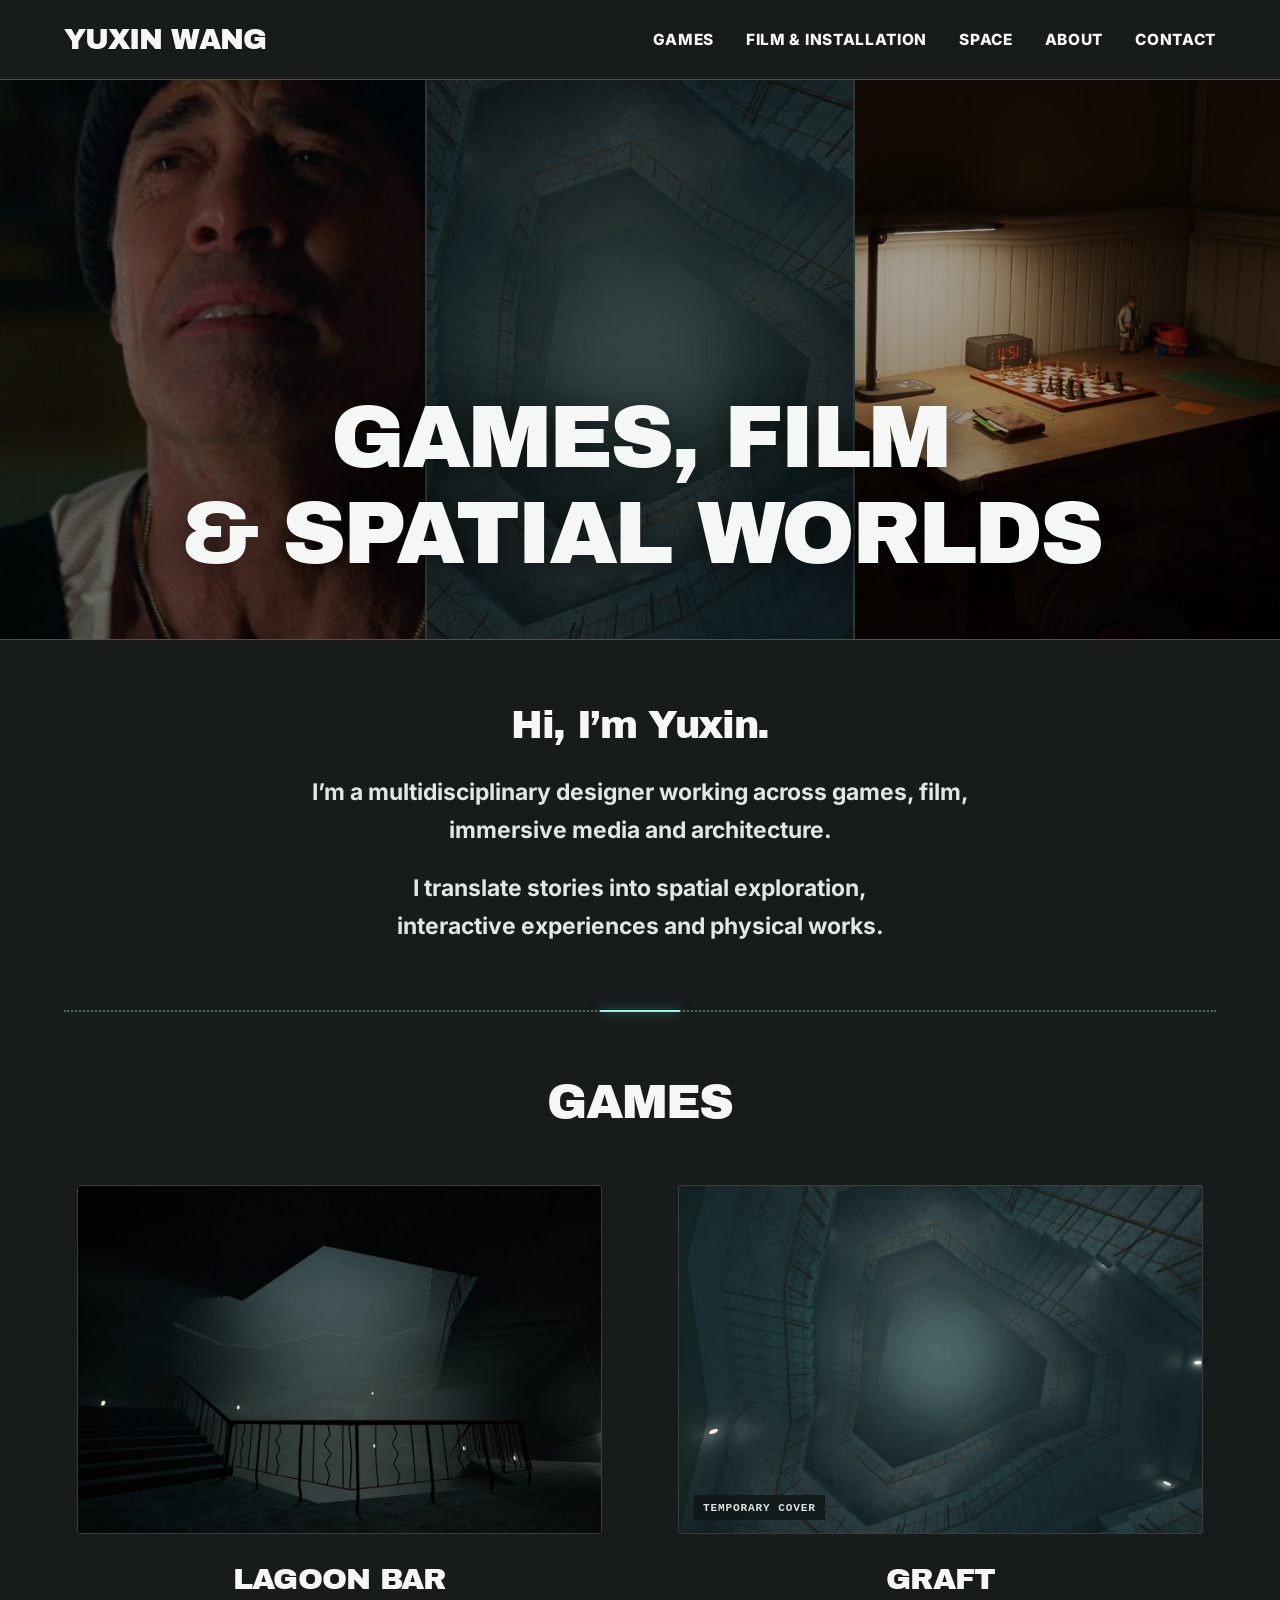
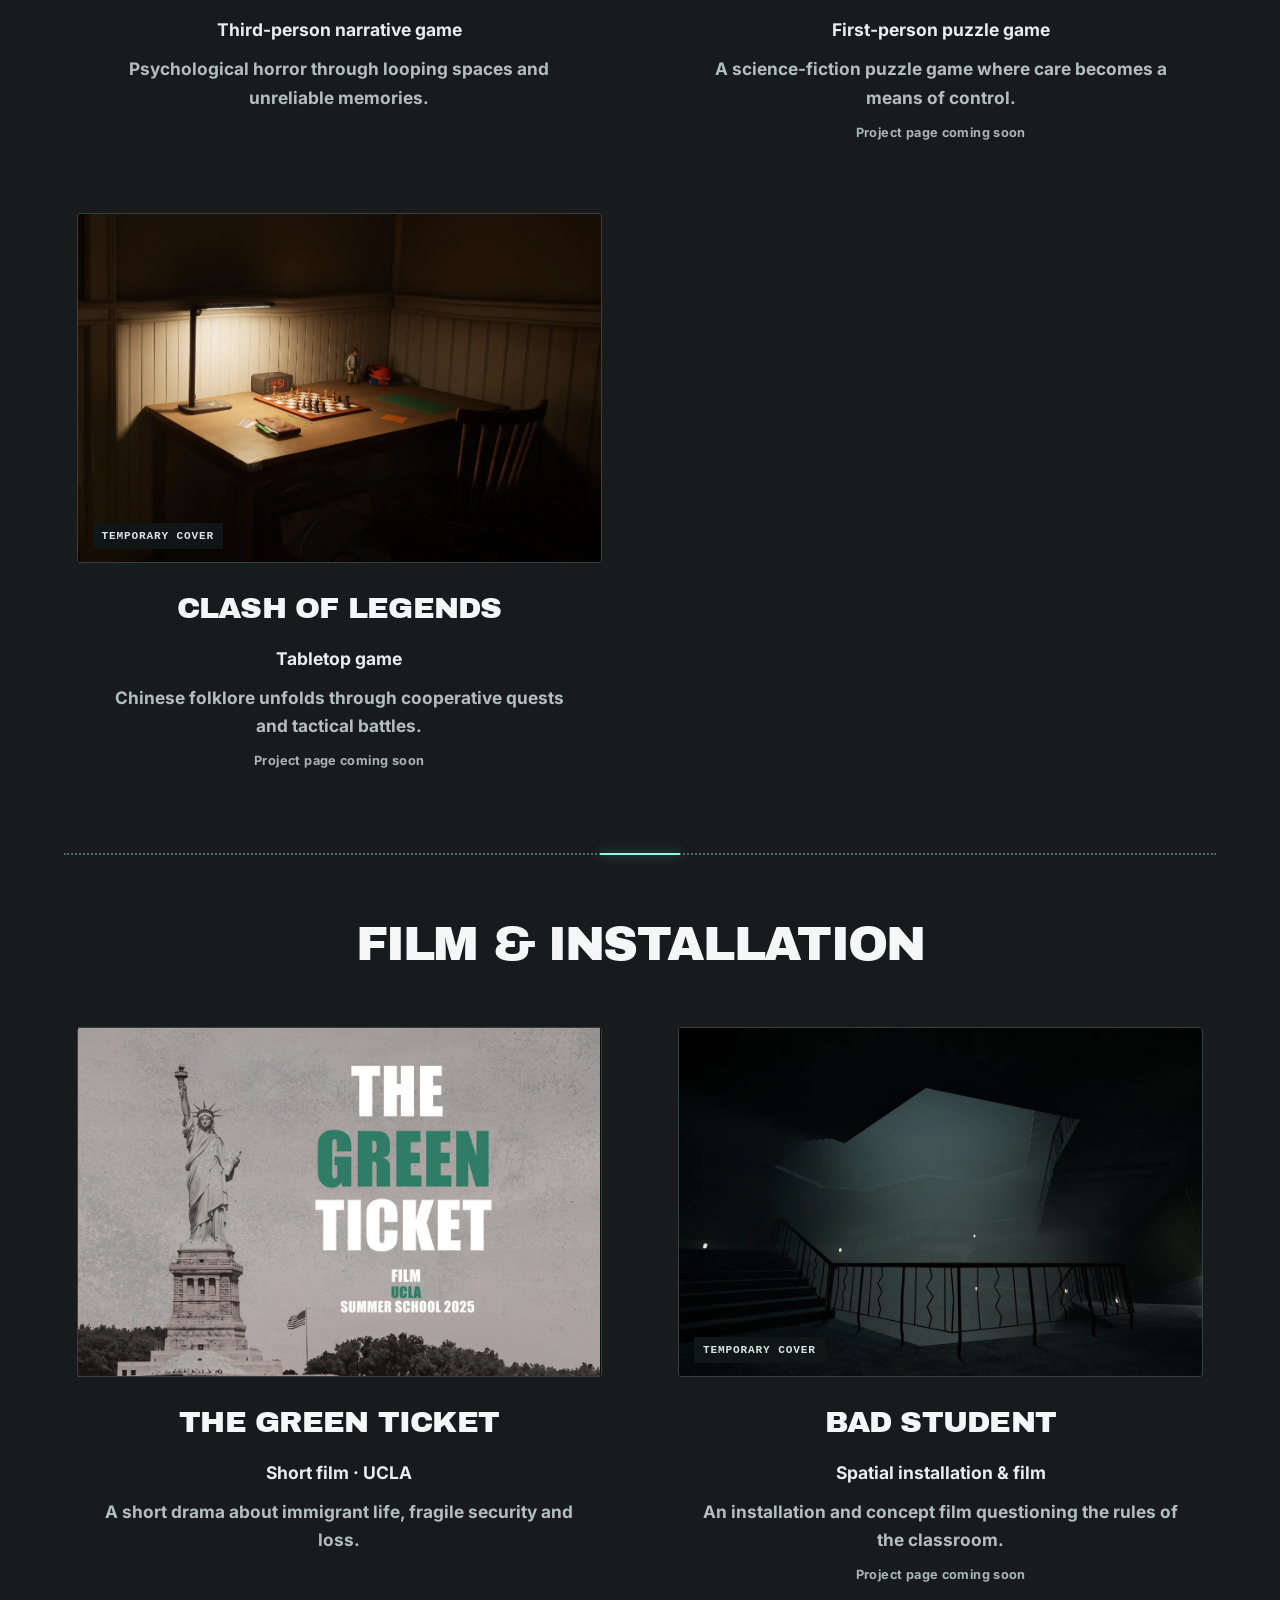
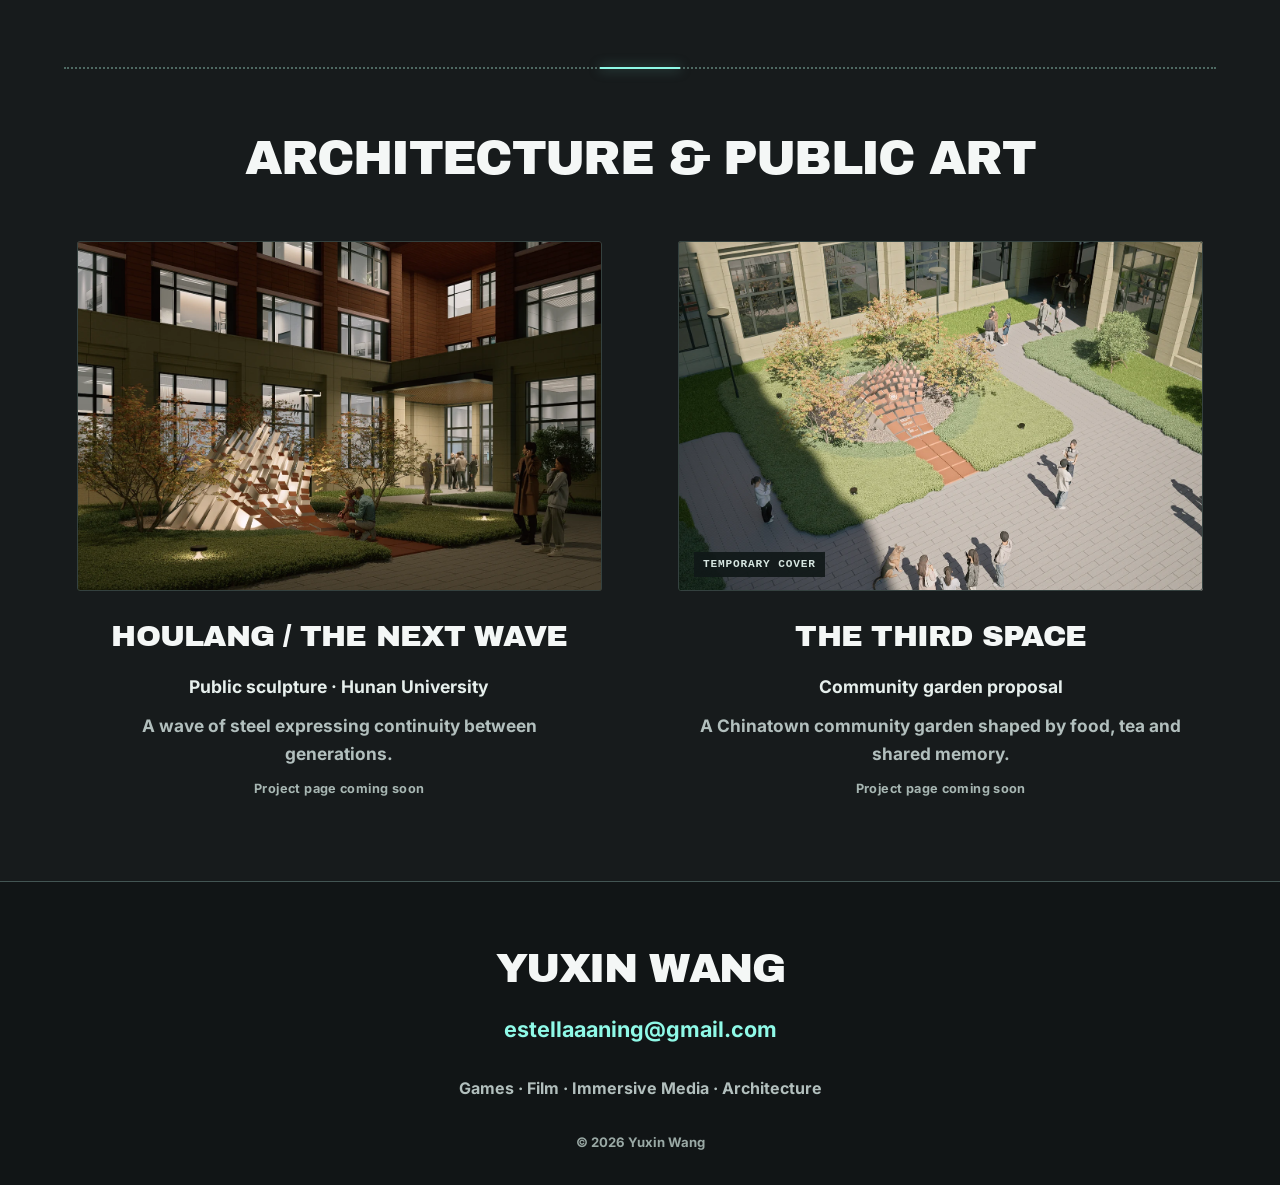
<file: index.html>
<!doctype html>
<html lang="en">
  <head>
    <meta charset="UTF-8" />
    <meta name="viewport" content="width=device-width, initial-scale=1.0" />
    <meta name="theme-color" content="#1c1c1c" />
    <meta name="description" content="Yuxin Wang — multidisciplinary designer working across games, film, immersive media and architecture." />
    <title>Yuxin Wang — Selected Work</title>
    <script type="module" crossorigin src="/assets/index-DENMzOdD.js"></script>
    <link rel="stylesheet" crossorigin href="/assets/index-DOJfwXxU.css">
  </head>
  <body>
    <div id="root"></div>
  </body>
</html>
</file>
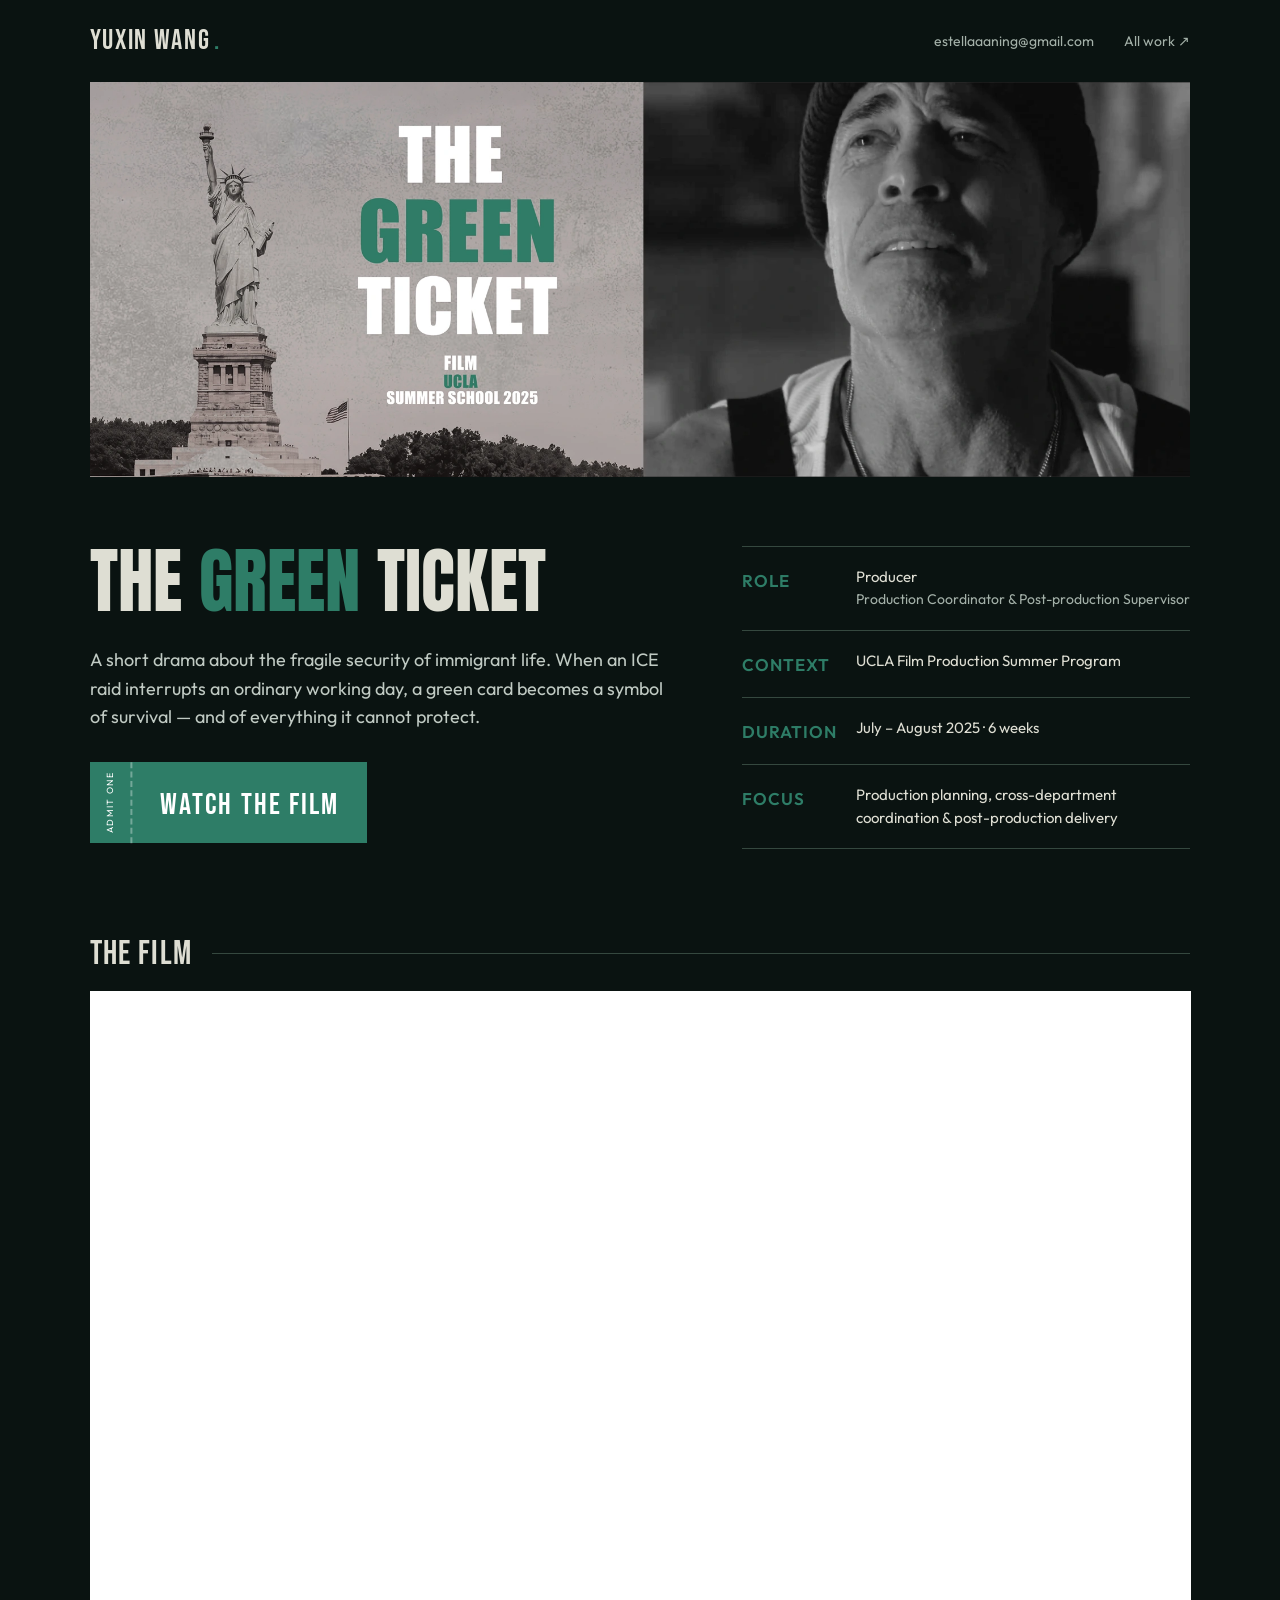
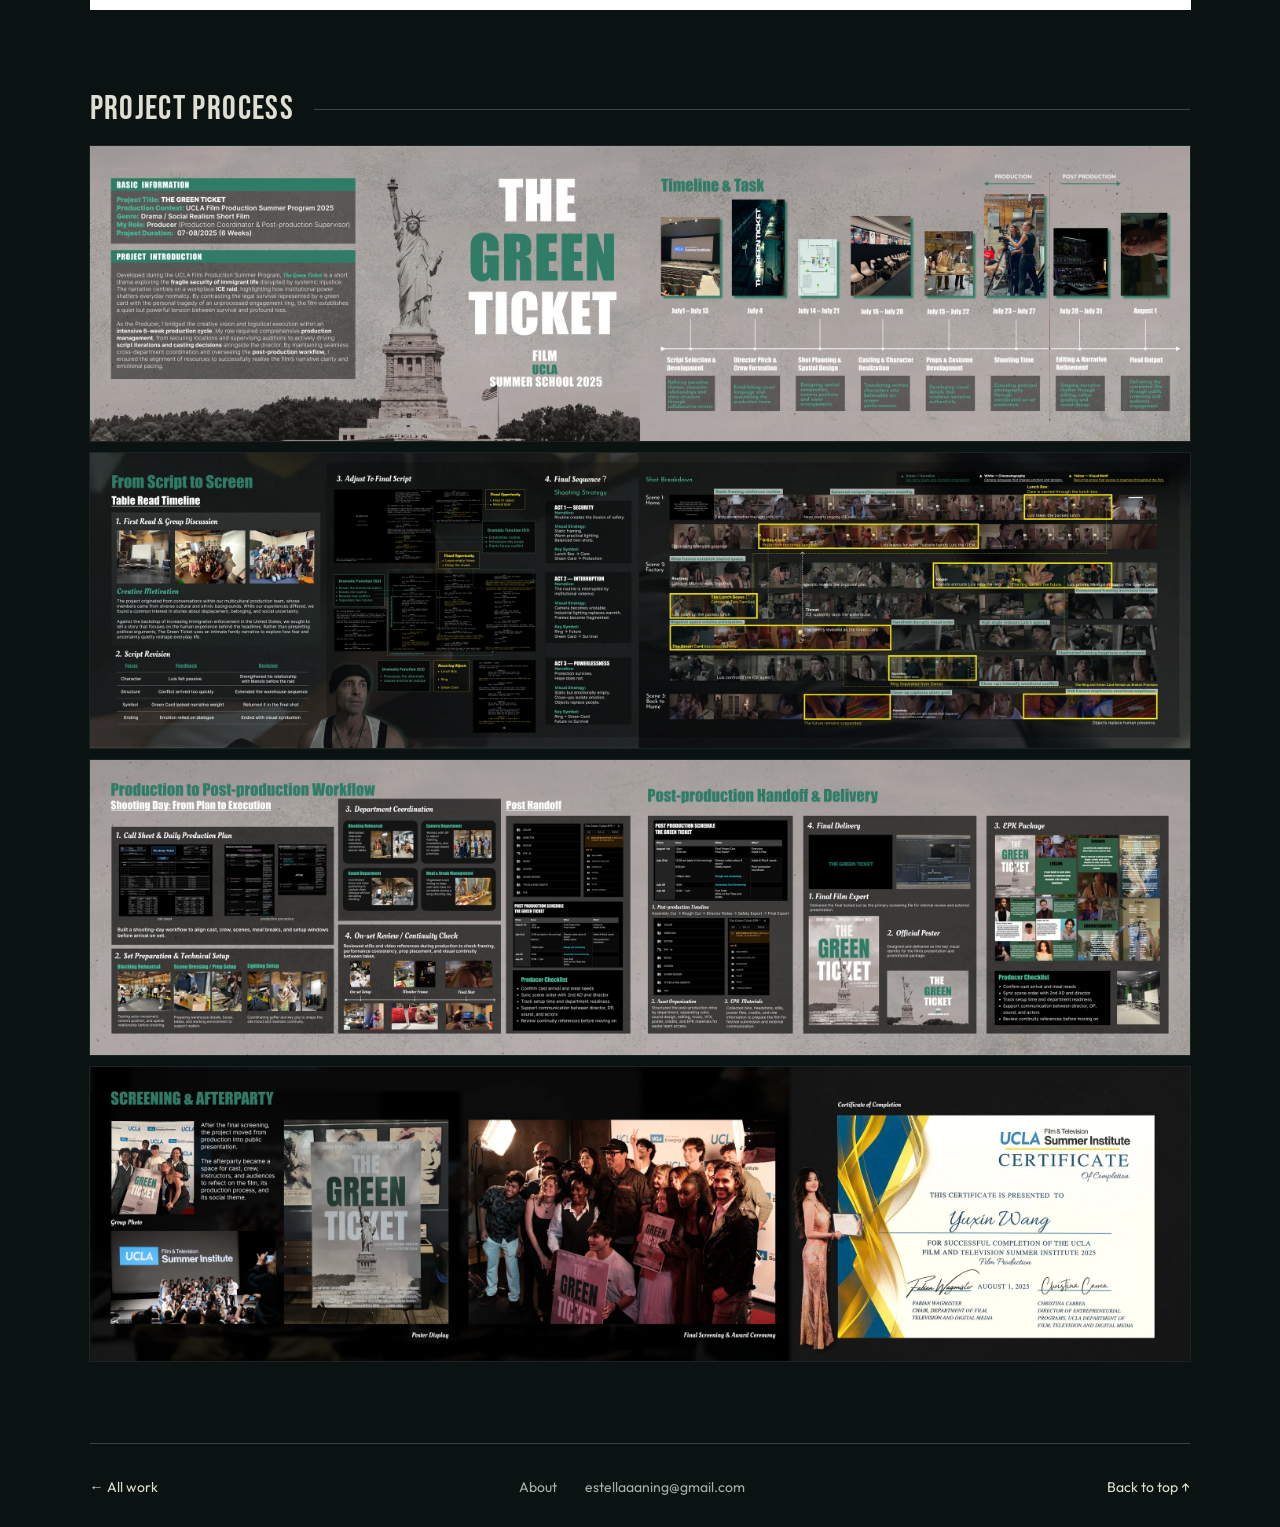
<file: green-ticket/index.html>
<!doctype html>
<html lang="en">
<head>
  <meta charset="utf-8">
  <meta name="viewport" content="width=device-width, initial-scale=1">
  <title>The Green Ticket — Yuxin Wang</title>
  <meta name="description" content="The Green Ticket, a social realism short film made at UCLA in 2025. Watch the film and explore Yuxin Wang's production and post-production portfolio.">
  <meta name="theme-color" content="#0a1311">
  <link rel="canonical" href="https://estellaning.github.io/green-ticket/">
  <meta property="og:title" content="The Green Ticket — Yuxin Wang">
  <meta property="og:description" content="A short film about the fragile security of immigrant life. Film & production portfolio, UCLA 2025.">
  <meta property="og:image" content="https://estellaning.github.io/green-ticket/assets/cover-frame10-hd.webp">
  <link rel="preload" as="font" type="font/ttf" href="assets/anton-400.ttf" crossorigin>
  <link rel="stylesheet" href="green-ticket.css?v=20261113-headings">
</head>
<body>
  <a class="skip-link" href="#project">Skip to project</a>
  <header class="site wrap" id="top">
    <a class="name" href="../">Yuxin Wang<span aria-hidden="true">.</span></a>
    <nav aria-label="Main navigation"><a href="mailto:estellaaaning@gmail.com">estellaaaning@gmail.com</a><a href="/#work">All work ↗</a></nav>
  </header>
  <main>
    <section class="cover wrap" aria-label="The Green Ticket film cover">
      <img src="assets/cover-frame10-hd.webp" width="1940" height="696" alt="The Green Ticket poster with the Statue of Liberty beside a black-and-white close-up of Luis." fetchpriority="high">
    </section>

    <section class="intro wrap" id="project">
      <div>
        <h1>The <span>Green</span> Ticket</h1>
        <p class="description">A short drama about the fragile security of immigrant life. When an ICE raid interrupts an ordinary working day, a green card becomes a symbol of survival — and of everything it cannot protect.</p>
        <a class="ticket" href="#film"><span class="ticket-stub" aria-hidden="true">ADMIT ONE</span><span class="ticket-label">Watch the film</span></a>
      </div>
      <dl class="facts">
        <div><dt>Role</dt><dd>Producer<br><span>Production Coordinator &amp; Post-production Supervisor</span></dd></div>
        <div><dt>Context</dt><dd>UCLA Film Production Summer Program</dd></div>
        <div><dt>Duration</dt><dd>July – August 2025 · 6 weeks</dd></div>
        <div><dt>Focus</dt><dd>Production planning, cross-department coordination &amp; post-production delivery</dd></div>
      </dl>
    </section>

    <section class="block wrap" id="film" aria-labelledby="film-title">
      <div class="section-heading"><h2 id="film-title">The film</h2></div>
      <div class="film-player"><iframe src="https://www.youtube.com/embed/Xn-FBNVbo2k" title="The Green Ticket — full short film" width="1280" height="720" loading="lazy" referrerpolicy="strict-origin-when-cross-origin" allow="accelerometer; autoplay; clipboard-write; encrypted-media; gyroscope; picture-in-picture; web-share" allowfullscreen></iframe></div>
    </section>

    <section class="block wrap portfolio" id="portfolio" aria-labelledby="portfolio-title">
      <div class="section-heading"><h2 id="portfolio-title">Project Process</h2></div>
      <div class="boards">
        <figure><button class="board" type="button" data-full="assets/board-01-full.webp" aria-label="Enlarge board 1: project introduction and production timeline"><img src="assets/board-01.webp" width="2800" height="750" loading="lazy" decoding="async" alt="The Green Ticket: project introduction, producer role and six-week production timeline."></button></figure>
        <figure><button class="board" type="button" data-full="assets/board-02-full.webp" aria-label="Enlarge board 2: script development and shot breakdown"><img src="assets/board-02.webp" width="2800" height="750" loading="lazy" decoding="async" alt="Table reads, script revisions, three-act shooting strategy and annotated shot breakdown."></button></figure>
        <figure><button class="board" type="button" data-full="assets/board-03-full.webp" aria-label="Enlarge board 3: production and post-production workflow"><img src="assets/board-03.webp" width="2800" height="750" loading="lazy" decoding="async" alt="Call sheets, set preparation, department coordination, continuity, post-production handoff and final delivery."></button></figure>
        <figure><button class="board" type="button" data-full="assets/board-04-full.webp" aria-label="Enlarge board 4: screening and completion"><img src="assets/board-04.webp" width="2800" height="750" loading="lazy" decoding="async" alt="The final screening, cast and crew photographs, poster display and Yuxin Wang's UCLA certificate of completion."></button></figure>
      </div>
    </section>
  </main>
  <footer class="wrap">
    <div class="footer-row"><a href="/#work">← All work</a><nav aria-label="Personal information"><a href="/#about">About</a><a href="mailto:estellaaaning@gmail.com">estellaaaning@gmail.com</a></nav><a href="#top">Back to top ↑</a></div>
  </footer>
  <dialog id="lightbox" aria-label="Enlarged portfolio board">
    <div class="lightbox-toolbar"><p id="board-label">Portfolio board</p><div class="zoom-controls"><button type="button" id="zoom-out" aria-label="Zoom out">−</button><input type="range" id="zoom-range" min="100" max="600" step="1" value="100" aria-label="Zoom level"><output id="zoom-value" for="zoom-range">100%</output><button type="button" id="zoom-in" aria-label="Zoom in">+</button><button type="button" id="zoom-fit">Fit to screen</button><button type="button" id="close">Close ×</button></div></div>
    <div class="lightbox-scroll" tabindex="0" role="region" aria-label="Portfolio image; use the wheel to zoom and drag to move"><img alt=""></div>
    <p class="lightbox-help">Scroll to zoom · Drag to move · Esc to close</p>
  </dialog>
  <script src="../assets/portfolio-viewer.js?v=20261113-shared"></script>
  <script src="../assets/protect.js"></script>
</body>
</html>
</file>
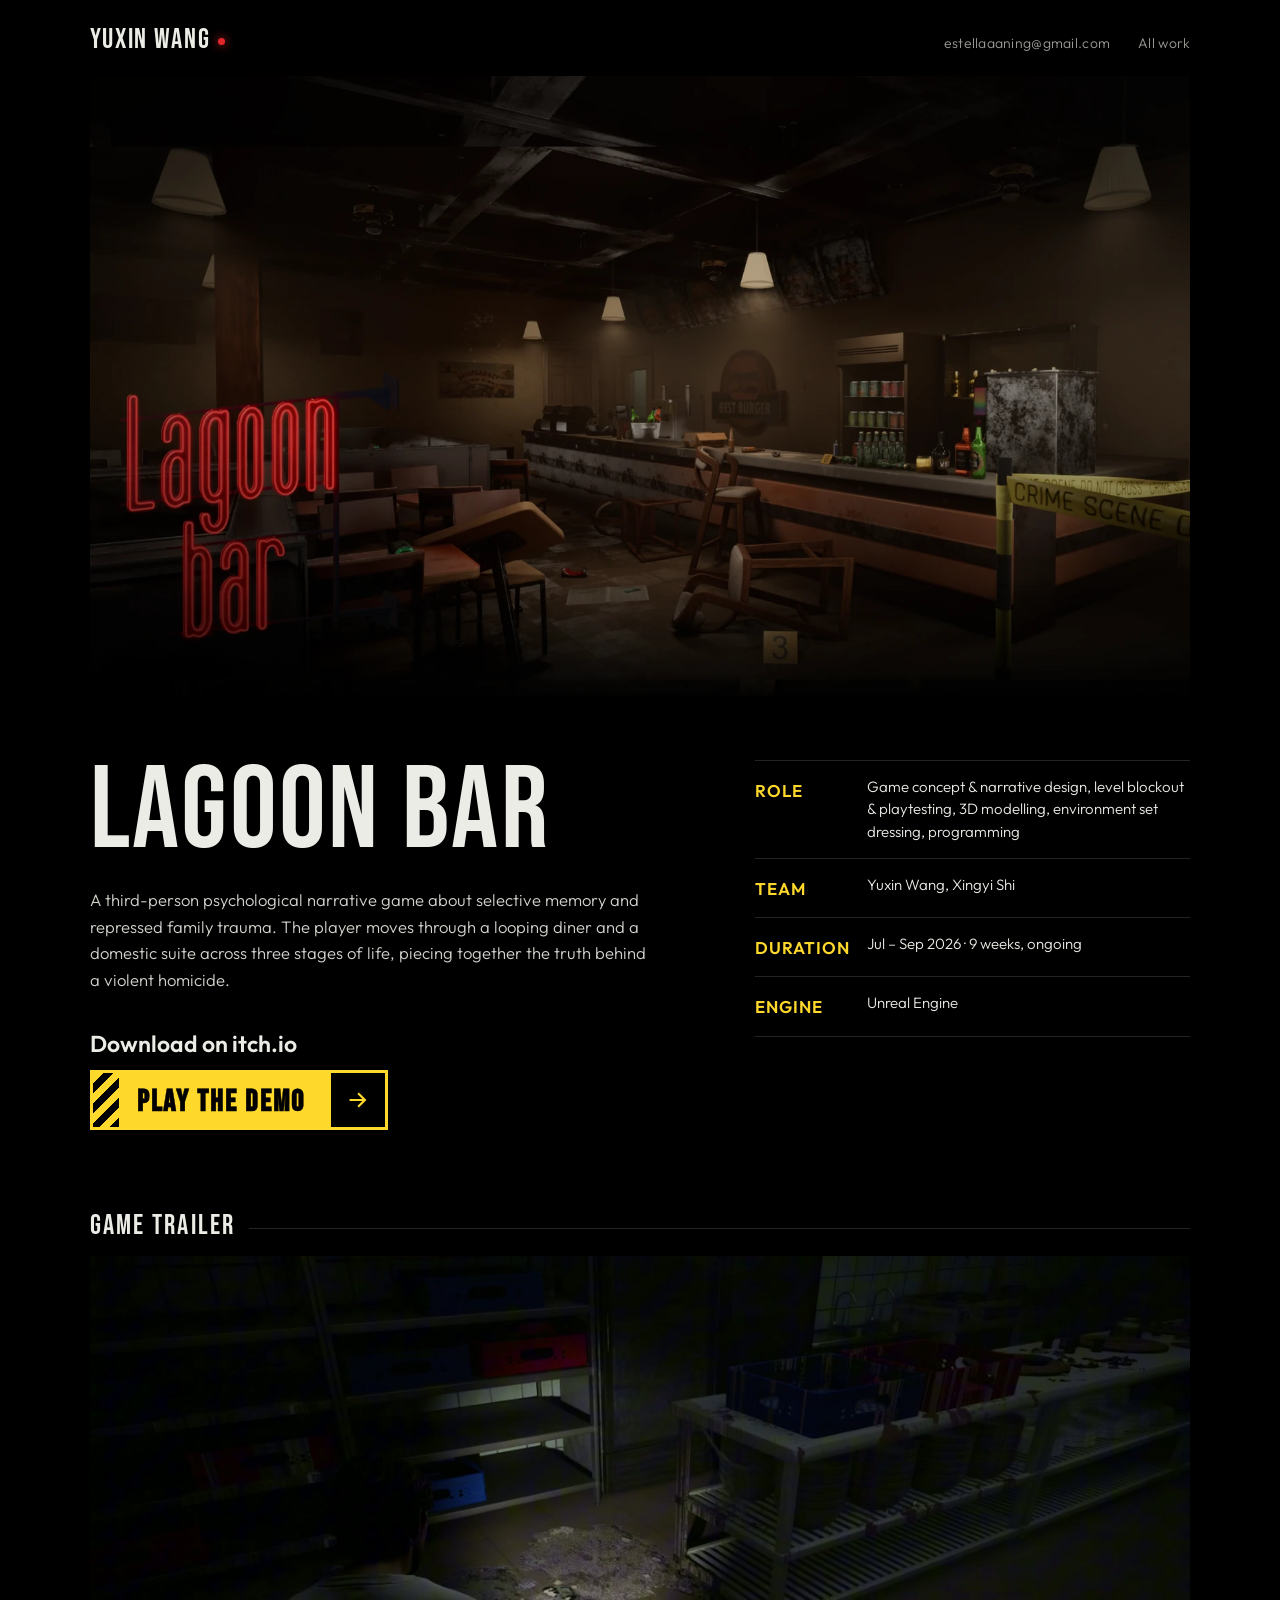
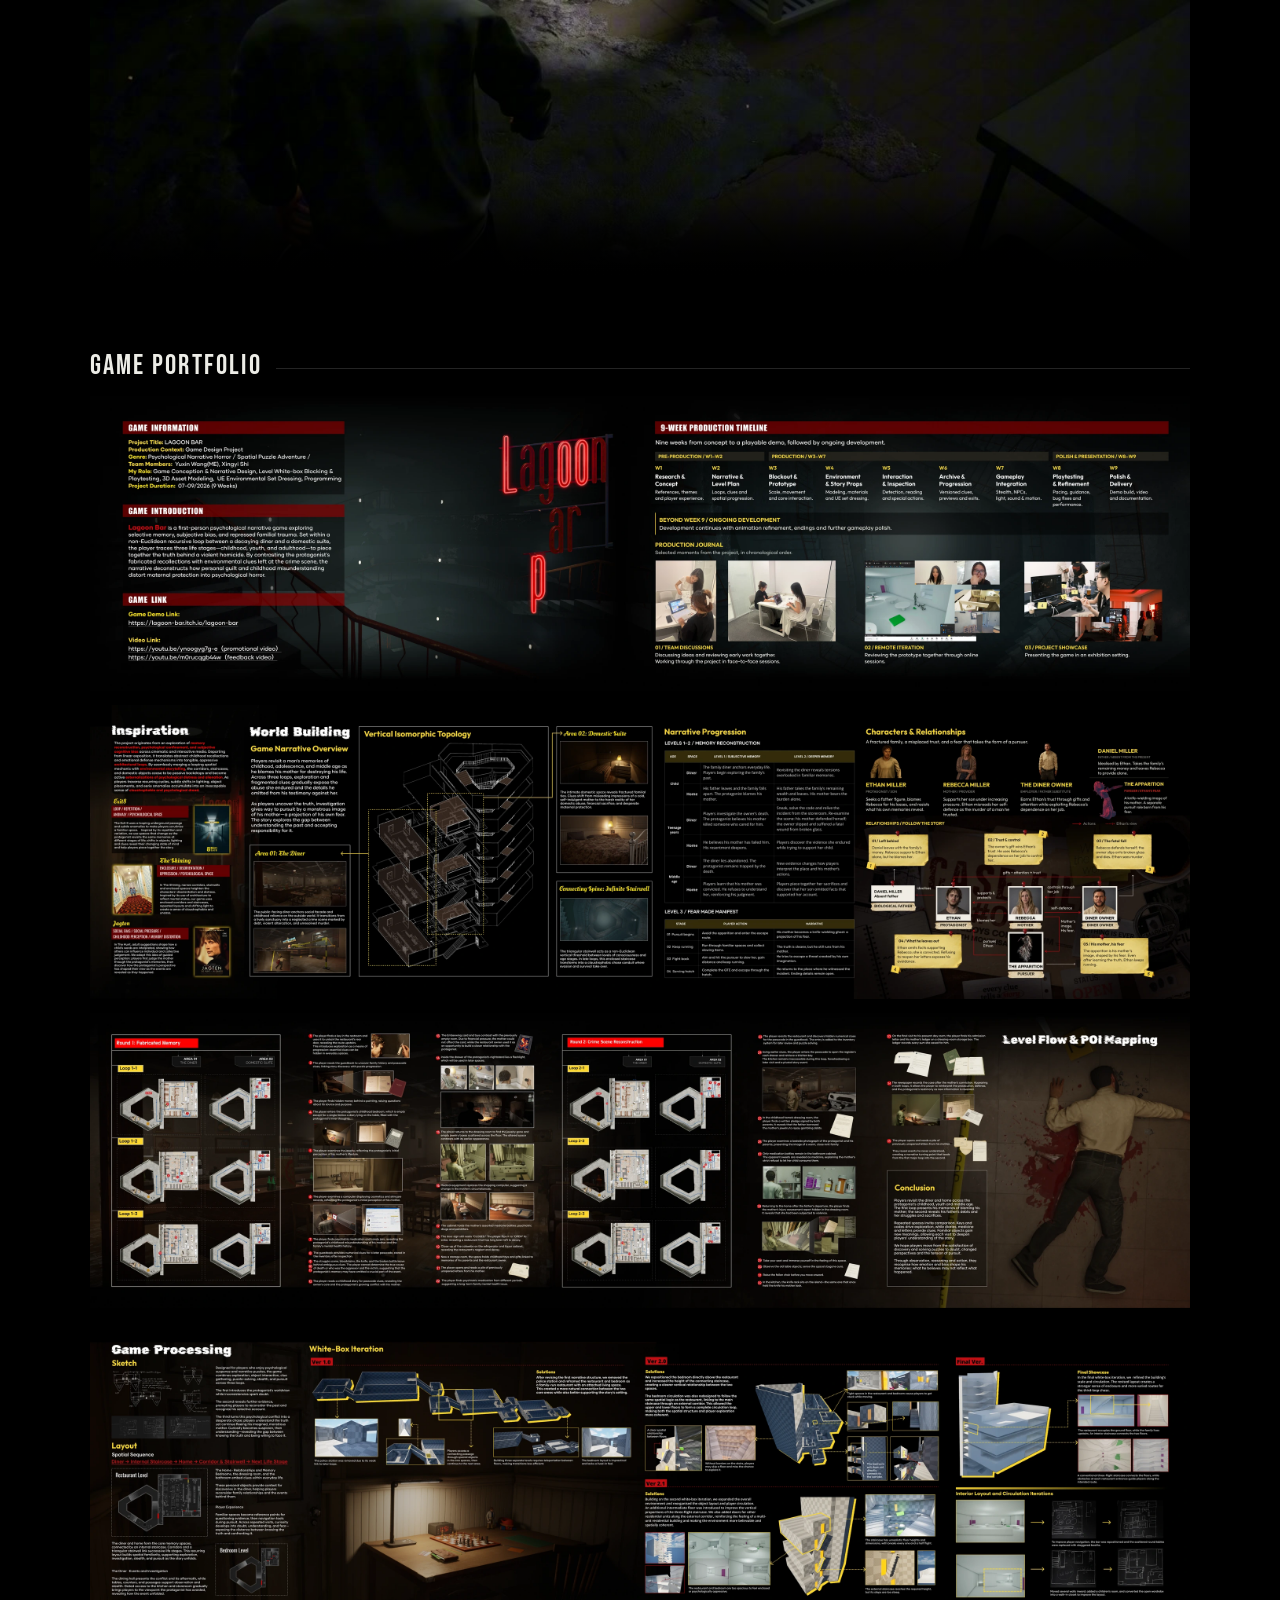
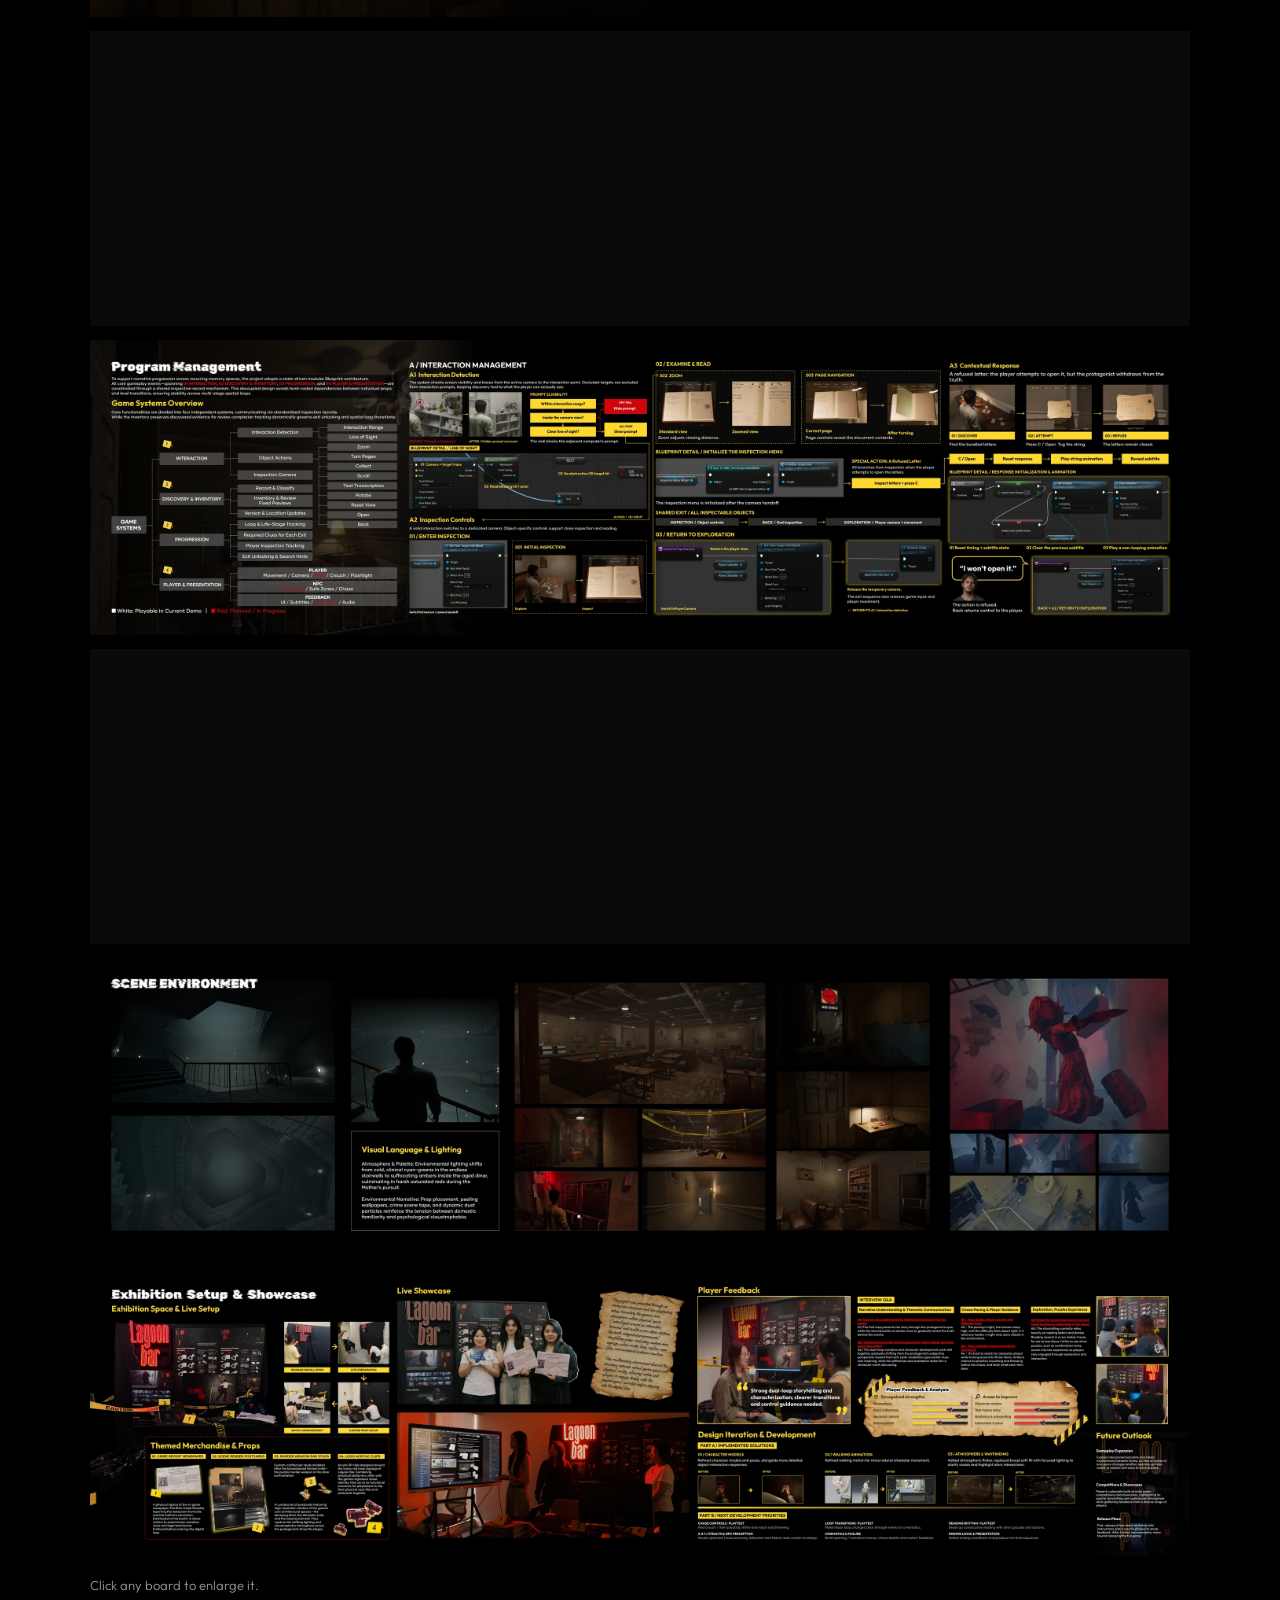
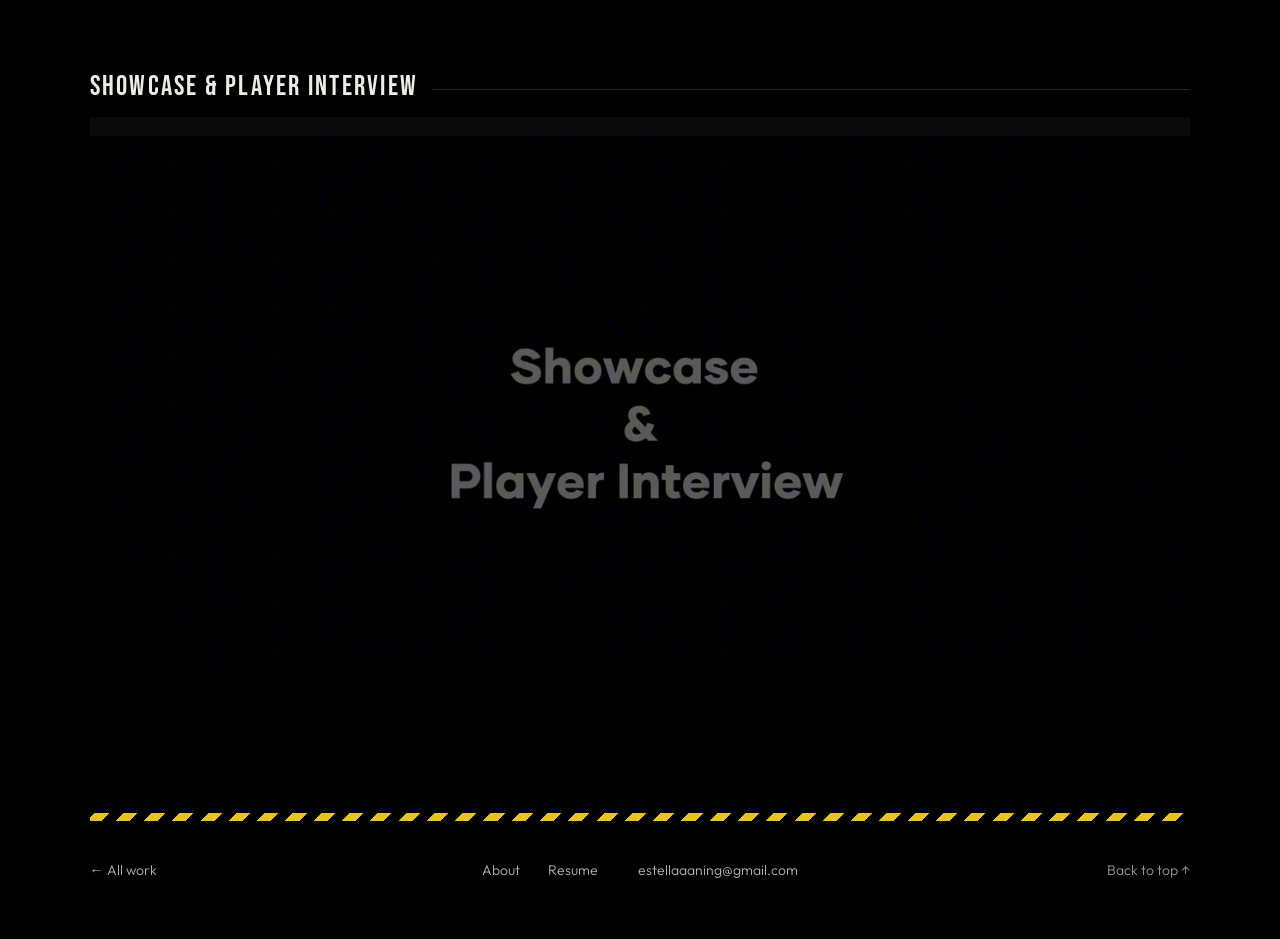
<file: portfolio/index.html>
<!doctype html>
<html lang="en">
<head>
  <meta charset="utf-8">
  <meta name="viewport" content="width=device-width, initial-scale=1">
  <title>Lagoon Bar — Yuxin Wang</title>
  <meta name="description" content="Lagoon Bar: a third-person psychological narrative game by Yuxin Wang. Play the demo, watch the trailer, and explore the game portfolio.">
  <meta name="theme-color" content="#000000">
  <link rel="canonical" href="https://estellaning.github.io/portfolio/">
  <meta property="og:title" content="Lagoon Bar — Yuxin Wang">
  <meta property="og:image" content="https://estellaning.github.io/portfolio/assets/og.jpg">
  <link rel="preload" as="font" type="font/woff2" href="fonts/bebas-neue-400.woff2" crossorigin>
  <link rel="preload" as="font" type="font/woff2" href="fonts/outfit-400.woff2" crossorigin>
  <link rel="stylesheet" href="portfolio.css?v=20261113-viewer">
  <link rel="stylesheet" href="lightbox.css?v=20261113-viewer">
</head>
<body>
  <a class="skip-link" href="#project">Skip to project</a>

  <header class="site" id="top">
    <a class="name" href="../">Yuxin Wang</a>
    <nav>
      <a href="mailto:estellaaaning@gmail.com">estellaaaning@gmail.com</a>
      <a href="/#work">All work</a>
    </nav>
  </header>

  <main>
    <section class="cover" aria-label="Lagoon Bar">
      <img src="assets/cover-2560.webp"
           srcset="assets/cover-1600.webp 1600w, assets/cover-2560.webp 2560w, assets/cover-3840.webp 3840w"
           sizes="(min-width: 1480px) 1280px, 100vw"
           width="3840" height="2160" fetchpriority="high" decoding="async"
           alt="The dimly lit interior of Lagoon Bar, with a red neon sign and crime scene tape.">
    </section>

    <section class="wrap intro" id="project">
      <div class="intro-head">
        <h1>Lagoon Bar</h1>
        <p class="desc">A third-person psychological narrative game about selective memory and repressed family trauma. The player moves through a looping diner and a domestic suite across three stages of life, piecing together the truth behind a violent homicide.</p>

        <p class="play-note" id="play-note">Download on itch.io</p>
        <a class="play" title="Open Lagoon Bar on itch.io (new tab)" aria-describedby="play-note" href="https://lagoon-bar.itch.io/lagoon-bar" target="_blank" rel="noopener">
          <span class="play-text">Play the demo</span>
          <span class="play-go" aria-hidden="true">
            <svg viewBox="0 0 24 24" width="22" height="22" fill="none" stroke="currentColor" stroke-width="2.4" stroke-linecap="square"><path d="M4 12h15M13 5.5l6.5 6.5-6.5 6.5"/></svg>
          </span>
        </a>

      </div>

      <dl class="facts">
        <div><dt>Role</dt><dd>Game concept &amp; narrative design, level blockout &amp; playtesting, 3D modelling, environment set dressing, programming</dd></div>
        <div><dt>Team</dt><dd>Yuxin Wang, Xingyi Shi</dd></div>
        <div><dt>Duration</dt><dd>Jul – Sep 2026 · 9 weeks, ongoing</dd></div>
        <div><dt>Engine</dt><dd>Unreal Engine</dd></div>
      </dl>
    </section>

    <section class="wrap block reveal" aria-labelledby="trailer-title">
      <h2 id="trailer-title">Game trailer</h2>
      <video controls controlslist="nodownload noremoteplayback" disablepictureinpicture playsinline preload="none" poster="assets/trailer-poster.jpg" aria-label="Lagoon Bar promotional video">
        <source src="assets/trailer.mp4" type="video/mp4">
      </video>
    </section>

    <section class="wrap block" aria-labelledby="process-title">
      <h2 id="process-title" class="reveal">Game portfolio</h2>
      <div class="boards">
        <button type="button" class="board reveal" data-full="assets/boards-20261113/01-full.webp" aria-label="Enlarge design board 1"><img src="assets/boards-20261113/01-preview.webp" width="2800" height="750" loading="lazy" decoding="async" alt="Lagoon Bar game portfolio, board 1"></button>
        <button type="button" class="board reveal" data-full="assets/boards-20261113/02-full.webp" aria-label="Enlarge design board 2"><img src="assets/boards-20261113/02-preview.webp" width="2800" height="750" loading="lazy" decoding="async" alt="Lagoon Bar game portfolio, board 2"></button>
        <button type="button" class="board reveal" data-full="assets/boards-20261113/03-full.webp" aria-label="Enlarge design board 3"><img src="assets/boards-20261113/03-preview.webp" width="2800" height="750" loading="lazy" decoding="async" alt="Lagoon Bar game portfolio, board 3"></button>
        <button type="button" class="board reveal" data-full="assets/boards-20261113/05-full.webp" aria-label="Enlarge design board 4"><img src="assets/boards-20261113/05-preview.webp" width="2800" height="750" loading="lazy" decoding="async" alt="Lagoon Bar game portfolio, board 4"></button>
        <button type="button" class="board reveal" data-full="assets/boards-20261113/06-full.webp" aria-label="Enlarge design board 5"><img src="assets/boards-20261113/06-preview.webp" width="2800" height="750" loading="lazy" decoding="async" alt="Lagoon Bar game portfolio, board 5"></button>
        <button type="button" class="board reveal" data-full="assets/boards-20261113/07-full.webp" aria-label="Enlarge design board 6"><img src="assets/boards-20261113/07-preview.webp" width="2800" height="750" loading="lazy" decoding="async" alt="Lagoon Bar game portfolio, board 6"></button>
        <button type="button" class="board reveal" data-full="assets/boards-20261113/08-full.webp" aria-label="Enlarge design board 7"><img src="assets/boards-20261113/08-preview.webp" width="2800" height="750" loading="lazy" decoding="async" alt="Lagoon Bar game portfolio, board 7"></button>
        <button type="button" class="board reveal" data-full="assets/boards-20261113/09-full.webp" aria-label="Enlarge design board 8"><img src="assets/boards-20261113/09-preview.webp" width="2800" height="750" loading="lazy" decoding="async" alt="Lagoon Bar game portfolio, board 8"></button>
        <button type="button" class="board reveal" data-full="assets/boards-20261113/10-full.webp" aria-label="Enlarge design board 9"><img src="assets/boards-20261113/10-preview.webp" width="2800" height="750" loading="lazy" decoding="async" alt="Lagoon Bar game portfolio, board 9"></button>
      </div>
      <p class="hint reveal">Click any board to enlarge it.</p>
    </section>

    <section class="wrap block reveal" aria-labelledby="interview-title">
      <h2 id="interview-title">Showcase &amp; player interview</h2>
      <video controls controlslist="nodownload noremoteplayback" disablepictureinpicture playsinline preload="none" poster="assets/interview-poster.jpg" aria-label="Lagoon Bar showcase and player interview video">
        <source src="assets/interview.mp4" type="video/mp4">
      </video>
    </section>
  </main>

  <footer class="wrap" id="contact">
    <div class="tape" aria-hidden="true"></div>
    <div class="footer-row">
      <a class="footer-work" href="/#work">← All work</a>
      <nav class="footer-personal" aria-label="Personal information">
        <a href="/#about">About</a>
        <details class="footer-resume">
          <summary>Resume</summary>
          <p>Resume coming soon.</p>
        </details>
        <a class="footer-email" href="mailto:estellaaaning@gmail.com">estellaaaning@gmail.com</a>
      </nav>
      <a class="footer-top" href="#top" aria-label="Back to top">Back to top ↑</a>
    </div>
  </footer>

  <dialog id="lightbox" aria-label="Enlarged portfolio board">
    <div class="lightbox-toolbar"><p id="board-label">Portfolio board</p><div class="zoom-controls"><button type="button" id="zoom-out" aria-label="Zoom out">−</button><input type="range" id="zoom-range" min="100" max="600" step="1" value="100" aria-label="Zoom level"><output id="zoom-value" for="zoom-range">100%</output><button type="button" id="zoom-in" aria-label="Zoom in">+</button><button type="button" id="zoom-fit">Fit to screen</button><button type="button" id="close">Close ×</button></div></div>
    <div class="lightbox-scroll" tabindex="0" role="region" aria-label="Portfolio image; use the wheel to zoom and drag to move"><img alt=""></div>
    <p class="lightbox-help">Scroll to zoom · Drag to move · Esc to close</p>
  </dialog>

  <script src="../assets/protect.js"></script>
  <script src="../assets/portfolio-viewer.js?v=20261113-shared"></script>
  <script>
    (() => {
      const els = document.querySelectorAll('.reveal');
      if (!('IntersectionObserver' in window) || matchMedia('(prefers-reduced-motion: reduce)').matches) return;
      document.documentElement.classList.add('js');
      const io = new IntersectionObserver((es) => es.forEach((e) => {
        if (e.isIntersecting) { e.target.classList.add('in'); io.unobserve(e.target); }
      }), { threshold: 0.12, rootMargin: '0px 0px -6% 0px' });
      els.forEach((el) => io.observe(el));
    })();
  </script>
</body>
</html>
</file>
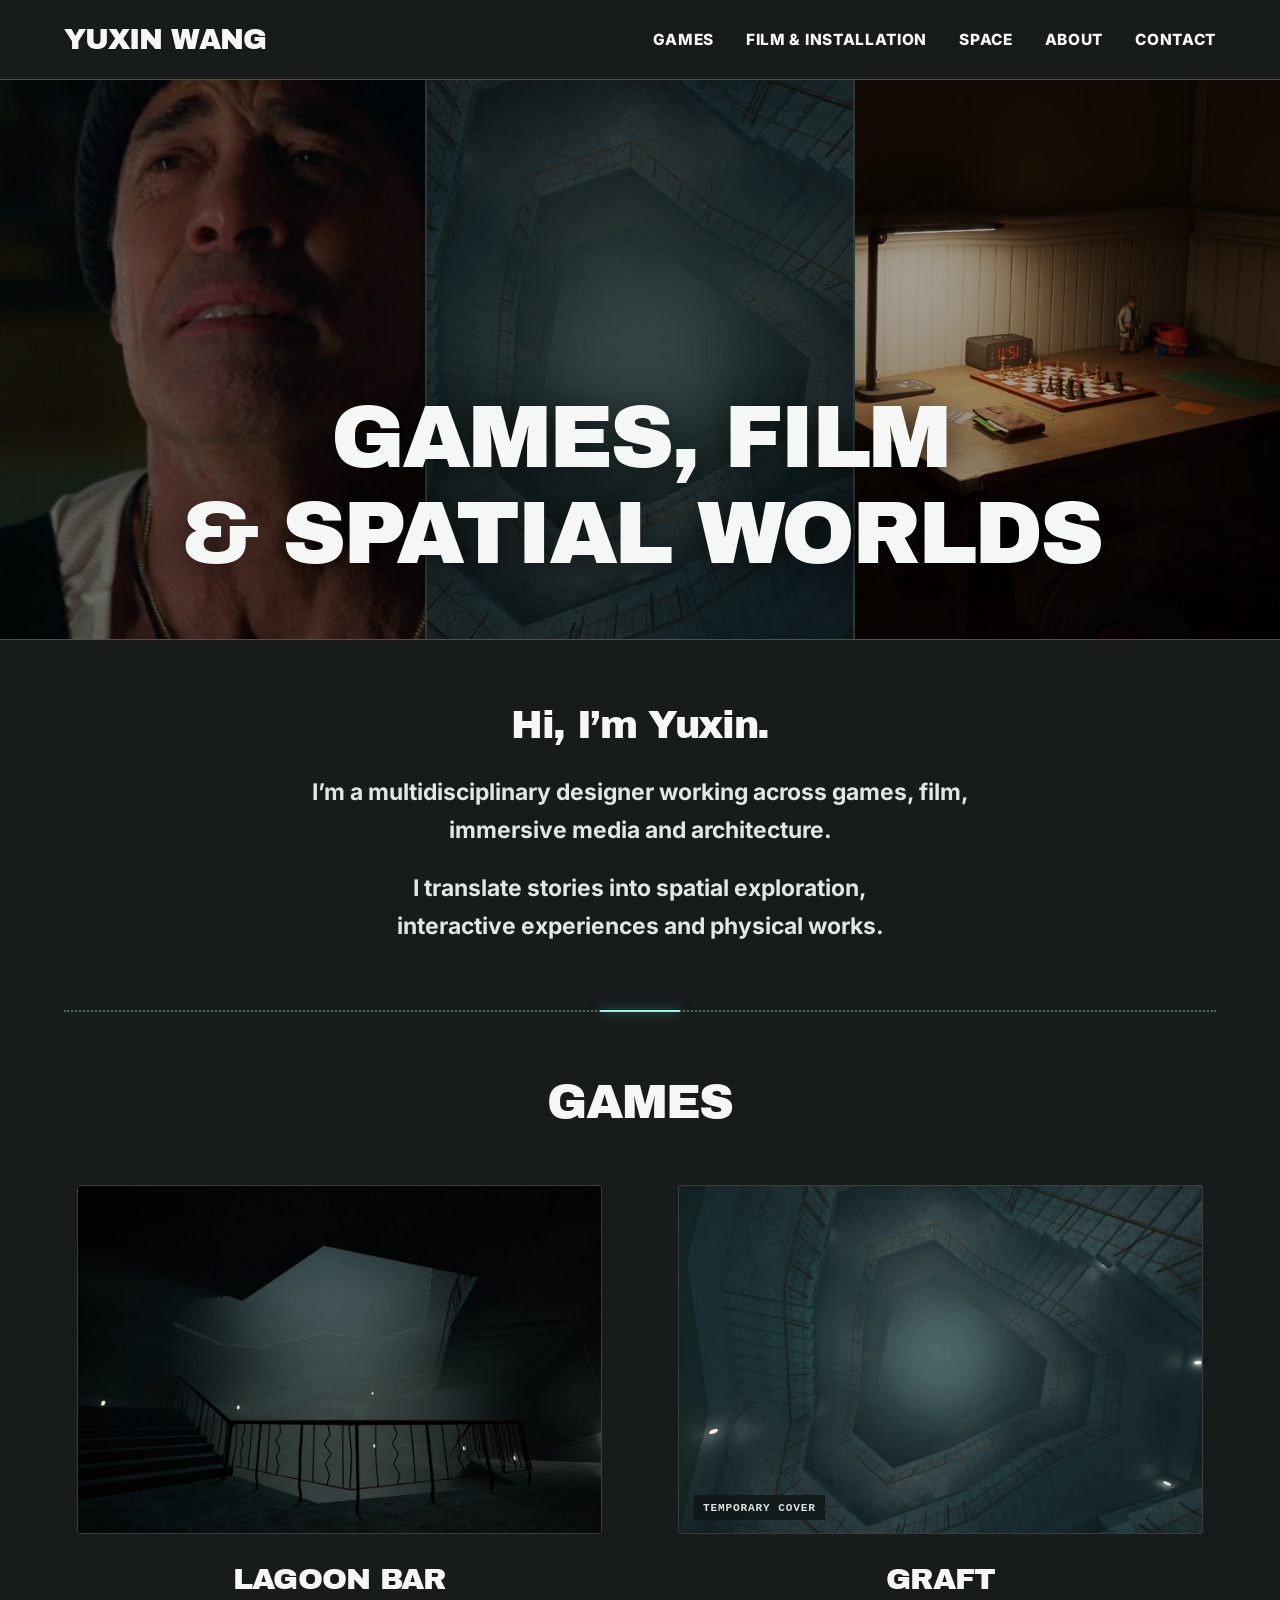
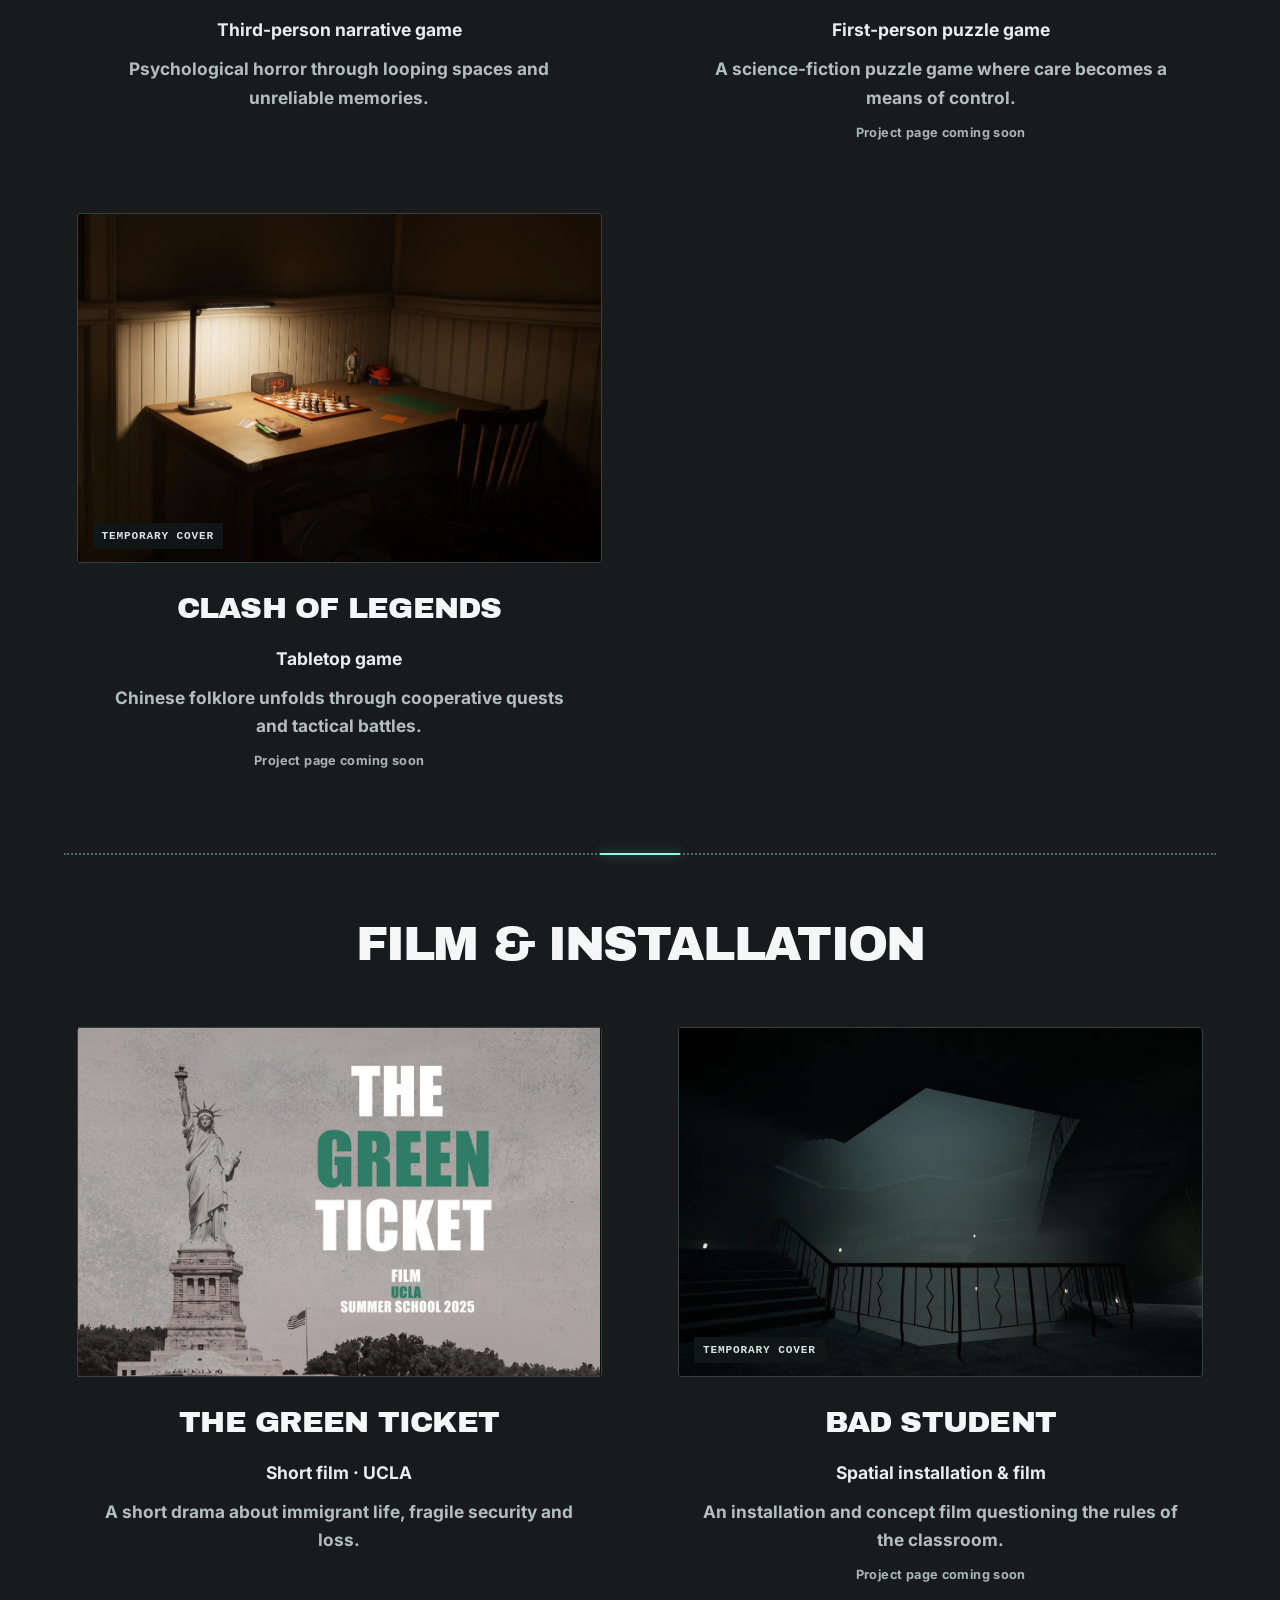
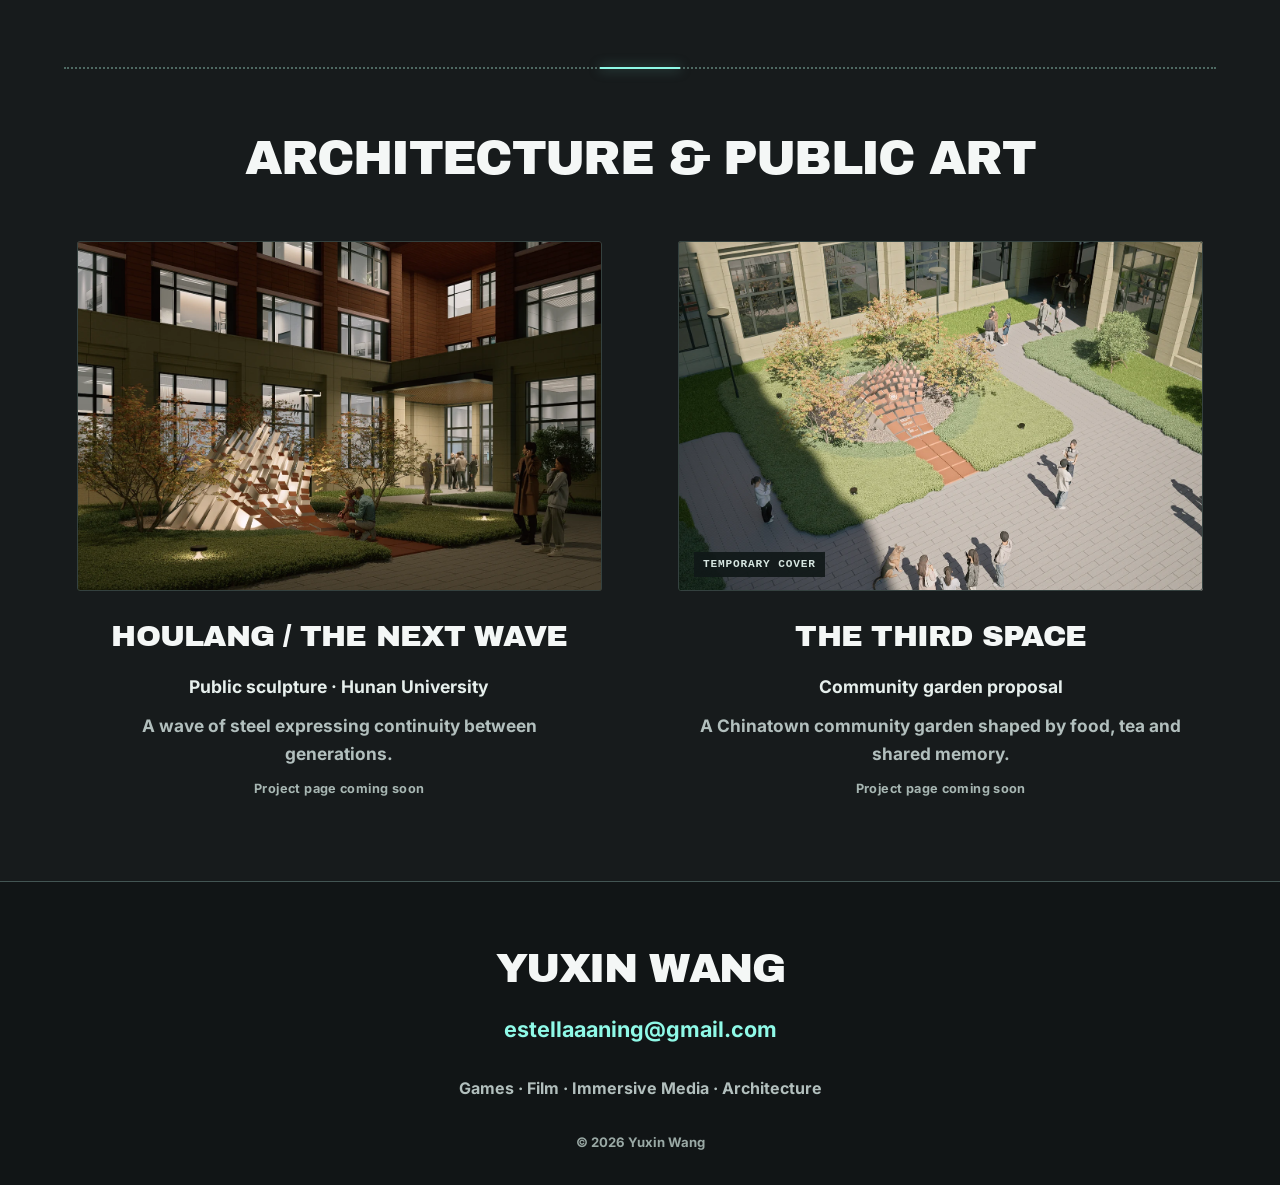
<file: work.html>
<!doctype html>
<html lang="en"><head><meta charset="UTF-8"><meta name="viewport" content="width=device-width, initial-scale=1"><title>Yuxin Wang — Work</title><link rel="canonical" href="https://estellaning.github.io/"><script>location.replace('/' + (location.hash || '#work'));</script><noscript><meta http-equiv="refresh" content="0;url=/#work"></noscript></head><body><a href="/#work">Explore Yuxin Wang’s work</a></body></html>
</file>
<file: assets/index-DOJfwXxU.css>
@font-face{font-family:Archivo;src:url(/fonts/archivo-black.woff2) format("woff2");font-style:normal;font-weight:900;font-display:swap}@font-face{font-family:Inter;src:url(/fonts/inter.woff2) format("woff2");font-style:normal;font-weight:100 900;font-display:swap}:root{font-family:Inter,Arial,sans-serif;font-weight:700;color:#f4f7f6;background:#171b1c;font-synthesis:none;text-rendering:optimizeLegibility;-webkit-font-smoothing:antialiased;--page:#171b1c;--muted:#b2bfbd;--accent:#8ff9e7;--line:#435553;--gutter:5vw;--header:clamp(5rem, calc(3rem + 2.5vw) ,9rem)}*{box-sizing:border-box}html{scroll-behavior:smooth;scroll-padding-top:calc(var(--header) + 24px)}body{margin:0}a{color:inherit;text-decoration:none}button{font:inherit;cursor:pointer}a,button{-webkit-tap-highlight-color:transparent}a:focus-visible,button:focus-visible{outline:2px solid var(--accent);outline-offset:6px}img{max-width:100%;display:block}.skip-link{position:fixed;top:-80px;left:20px;padding:14px 20px;background:var(--accent);color:#111;z-index:100}.skip-link:focus{top:12px}.site-header{height:var(--header);padding:0 var(--gutter);display:flex;align-items:center;justify-content:space-between;gap:3vw;position:sticky;top:0;z-index:20;background:var(--page);border-bottom:1px solid var(--line)}.wordmark{font-family:Archivo,Arial,sans-serif;font-weight:900;text-transform:uppercase;font-size:clamp(1.5rem,calc(1rem + 1vw),4rem);letter-spacing:-.035em;white-space:nowrap}.navigation{display:flex;gap:clamp(20px,2.5vw,90px);align-items:center}.navigation a{font-size:clamp(.75rem,calc(.55rem + .52vw),2.125rem);font-weight:800;text-transform:uppercase;letter-spacing:.045em;padding:12px 0;transition:color .2s ease}.navigation a:hover{color:var(--accent);text-shadow:0 0 18px #8ff9e740}.menu-button{display:none;background:none;color:var(--accent);border:1px solid var(--line);padding:10px 14px}.hero{height:clamp(560px,34vw,1250px);position:relative;isolation:isolate;overflow:hidden;border-bottom:1px solid var(--line)}.hero-images{position:absolute;top:0;right:0;bottom:0;left:0;display:grid;grid-template-columns:repeat(3,minmax(0,1fr));gap:2px;background:var(--line);z-index:-3}.hero-images img{width:100%;height:100%;object-fit:cover}.hero-game{object-position:center}.hero-film{object-position:64% center}.hero-space{object-position:42% center}.hero-shade{position:absolute;top:0;right:0;bottom:0;left:0;background:#0005;z-index:-2}.hero-title{position:absolute;top:0;right:0;bottom:0;left:0;display:flex;align-items:flex-end;justify-content:center;padding:0 4vw clamp(42px,4.5vw,170px);text-align:center}.hero h1{font-family:Archivo,Arial,sans-serif;font-size:clamp(3.625rem,calc(2.75rem + 3.5vw),13.75rem);text-transform:uppercase;font-weight:900;line-height:1.08;letter-spacing:-.035em;margin:0;width:100%;text-shadow:0 3px 32px #0008}.introduction{text-align:center;width:100%;padding:clamp(65px,4vw,140px) 8vw;scroll-margin-top:10px}.introduction h2{font-family:Archivo,Arial,sans-serif;font-size:clamp(1.875rem,calc(1.4rem + 1.23vw),5rem);letter-spacing:-.035em;margin:0 0 clamp(28px,1.8vw,64px)}.introduction p{font-size:clamp(1.25rem,calc(.95rem + .6vw),3rem);line-height:1.65;color:#e0e7e5;margin:0 0 clamp(18px,1.6vw,56px)}.introduction p:last-child{margin:0}.work{width:90%;margin:0 auto}.work-section{padding:clamp(50px,4.8vw,180px) 0 clamp(76px,6.6vw,240px);border-top:2px dotted #4e6962;position:relative;scroll-margin-top:16px}.work-section:before{content:"";position:absolute;top:-2px;left:calc(50% - 40px);width:80px;height:2px;background:var(--accent);box-shadow:0 0 12px #8ff9e780;pointer-events:none}.section-heading{position:relative;margin:0 0 clamp(46px,4.2vw,155px);padding:0 50px}.section-heading h2{font-family:Archivo,Arial,sans-serif;font-size:clamp(1.875rem,calc(1.5rem + 1.9vw),7rem);text-align:center;text-transform:uppercase;line-height:1.18;letter-spacing:-.035em;margin:0}.project-grid{display:grid;grid-template-columns:repeat(2,minmax(0,1fr));width:min(100%,calc(24rem + 58vw));margin-inline:auto;column-gap:6vw;row-gap:clamp(65px,5.7vw,210px)}.project{text-align:center;min-width:0;width:100%;justify-self:center}.project-image{display:block;position:relative;aspect-ratio:1.5;border-radius:3px;overflow:hidden;background:#090c0c;outline:1px solid #34413f;outline-offset:-1px;transition:outline-color .25s ease,box-shadow .25s ease}.project-image img{width:100%;height:100%;object-fit:cover;transition:transform .5s ease}.project-image.film-poster img{object-fit:contain}.project-image:hover img,.project-image:focus-visible img{transform:scale(1.025)}.project-image:hover,.project-image:focus-visible{outline-color:var(--accent);box-shadow:0 0 24px #8ff9e712}.project-image:focus-visible{outline-offset:5px}.temporary-cover{position:absolute;bottom:4%;left:3%;font-family:Consolas,Courier New,monospace;font-size:clamp(.5625rem,calc(.4rem + .37vw),1.5rem);font-weight:700;letter-spacing:.075em;text-transform:uppercase;background:#101818e8;color:#d6e5e0;padding:.6em .8em}.project h3{font-family:Archivo,Arial,sans-serif;font-size:clamp(1.375rem,calc(1.1rem + .98vw),4.25rem);text-transform:uppercase;line-height:1.3;margin:clamp(26px,2vw,72px) 0 .55em;font-weight:900;letter-spacing:-.025em}.project h3 a:hover{color:var(--accent)}.project-kind{font-size:clamp(.875rem,calc(.65rem + .55vw),2.375rem);line-height:1.6;font-weight:700;color:#e6efec;margin:0 0 .65em}.project-description{font-size:clamp(.9375rem,calc(.7rem + .47vw),2.25rem);line-height:1.65;color:var(--muted);max-width:92%;margin:0 auto}.pending-note{display:block;font-size:clamp(.6875rem,calc(.5rem + .37vw),1.6875rem);color:#a7b6b2;margin-top:1em;letter-spacing:.03em}.footer{padding:clamp(58px,5vw,180px) 5vw 35px;text-align:center;background:#111516;border-top:1px solid var(--line);display:flex;flex-direction:column;align-items:center}.footer-name{font-family:Archivo,Arial,sans-serif;font-size:clamp(1.875rem,calc(1.5rem + 1.35vw),5.625rem);text-transform:uppercase;margin-bottom:.6em;letter-spacing:-.035em}.footer>a:not(.footer-name){font-size:clamp(1.0625rem,calc(.8rem + .68vw),2.875rem);color:var(--accent)}.footer>a:hover{text-decoration:underline;text-underline-offset:6px}.footer p{font-size:clamp(.8125rem,calc(.6rem + .5vw),2.125rem);color:var(--muted);line-height:1.8;margin:2em 0}.footer small{font-size:clamp(.6875rem,calc(.5rem + .4vw),1.6875rem);color:#9aa9a5}@media(max-width:1000px){:root{--gutter:4vw}.navigation{gap:18px}.navigation a{font-size:11px}.wordmark{font-size:23px}.hero{height:560px}.hero h1{font-size:clamp(2.5rem,calc(1.5rem + 4vw),4.5rem)}.hero-title{padding-bottom:60px}.introduction{padding:65px 7vw}.introduction p{font-size:20px}.project-grid{column-gap:6%}.section-heading h2{font-size:32px}.project h3{font-size:23px}}@media(max-width:700px){:root{--header:72px;--gutter:6vw}.wordmark{font-size:23px}.menu-button{display:block;font-family:Consolas,Courier New,monospace;font-size:13px}.navigation{display:none;position:absolute;left:0;right:0;top:71px;background:var(--page);padding:12px 6% 24px;border-bottom:1px solid var(--line);flex-direction:column;gap:0;align-items:stretch}.navigation.is-open{display:flex}.navigation a{font-size:14px;padding:16px 0}.hero{height:500px}.hero-images{grid-template-columns:1fr 1fr;gap:1px}.hero-space{display:none!important}.hero-film{object-position:60% center}.hero-title{padding:0 5vw 48px}.hero h1{font-size:clamp(2.125rem,calc(1.5rem + 3vw),3.625rem);line-height:1.14}.introduction{padding:54px 7vw 58px}.introduction h2{font-size:29px;margin-bottom:25px}.introduction p{font-size:18px;line-height:1.7;margin-bottom:22px}.desktop-break{display:none}.work{width:88%}.work-section{padding:38px 0 60px}.section-heading{margin-bottom:36px;padding:0 18px}.section-heading h2{font-size:27px}.project-grid{width:100%;grid-template-columns:1fr;gap:48px}.project{width:100%;max-width:none}.project h3{font-size:23px;margin-top:24px}.project-kind{font-size:13px}.project-description{font-size:14px;max-width:100%}.pending-note{font-size:11px}.temporary-cover{font-size:9px}.footer{padding:50px 6vw 28px}.footer-name{font-size:30px}.footer>a:not(.footer-name){font-size:17px}.footer p{font-size:12px}.footer small{font-size:11px}}@media(prefers-reduced-motion:reduce){html{scroll-behavior:auto}*,*:before,*:after{transition:none!important;animation:none!important}}
</file>
<file: green-ticket/green-ticket.css>
@font-face{font-family:Anton;src:url("assets/anton-400.ttf") format("truetype");font-weight:400;font-display:swap}
@font-face{font-family:"Bebas Neue";src:url("../portfolio/fonts/bebas-neue-400.woff2") format("woff2");font-weight:400;font-display:swap}
@font-face{font-family:Outfit;src:url("../portfolio/fonts/outfit-400.woff2") format("woff2");font-weight:400;font-display:swap}
@font-face{font-family:Outfit;src:url("../portfolio/fonts/outfit-600.woff2") format("woff2");font-weight:600;font-display:swap}
:root{color-scheme:dark;--bg:#0a1311;--paper:#deded3;--muted:#a4b1a9;--green:#2e7d67;--line:#35483f;--gutter:clamp(20px,7vw,120px);--col:min(1280px,calc(100% - 2 * var(--gutter)));--display:"Bebas Neue",Impact,sans-serif;--body:Outfit,Arial,sans-serif}
*{box-sizing:border-box}html{scroll-behavior:smooth;scroll-padding-top:28px}body{margin:0;background:var(--bg);color:var(--paper);font:400 16px/1.6 var(--body);-webkit-font-smoothing:antialiased}a{color:inherit;text-decoration:none}button{font:inherit}a:hover{color:var(--green)}a:focus-visible,button:focus-visible{outline:2px solid var(--green);outline-offset:6px}::selection{background:var(--green);color:var(--bg)}.wrap{width:var(--col);margin-inline:auto}.skip-link{position:absolute;top:-100px;left:20px;background:var(--bg);padding:12px;z-index:10}.skip-link:focus{top:12px}
.site{display:flex;justify-content:space-between;align-items:center;gap:20px;padding:27px 0}.name{font:28px/1 var(--display);letter-spacing:.06em}.name span{color:var(--green);padding-left:4px}.site nav{display:flex;gap:30px;font-size:14px;color:var(--muted)}.cover img{display:block;width:100%;height:auto}
.intro{display:grid;grid-template-columns:1.3fr 1fr;gap:70px;padding-block:66px 86px}h1{font:400 clamp(50px,calc(5.4vw + 2px),82px)/1.08 Anton,Impact,sans-serif;text-transform:uppercase;font-synthesis:none;margin:0;letter-spacing:0}h1 span{color:var(--green)}.description{color:#c0cac3;font-size:18px;max-width:35em;margin:26px 0 30px}.ticket{display:inline-flex;align-items:stretch;background:var(--green);color:#fff;min-height:62px;transition:background .2s,transform .2s}.ticket:hover{background:#286c59;color:#fff;transform:translateY(-2px)}.ticket-stub{font-size:9px;letter-spacing:.15em;writing-mode:vertical-rl;text-align:center;padding:10px 13px;transform:rotate(180deg);border-left:2px dashed #ffffff55}.ticket-label{font:400 30px/1 var(--display);font-synthesis:none;letter-spacing:.07em;align-self:center;padding:4px 28px 0}.facts{margin:3px 0 0;border-top:1px solid var(--line)}.facts>div{display:grid;grid-template-columns:94px 1fr;gap:20px;padding:19px 0;border-bottom:1px solid var(--line)}.facts dt{font-family:var(--body);font-size:17px;font-weight:600;text-transform:uppercase;letter-spacing:.06em;color:var(--green);padding-top:1px}dd{margin:0;font-size:15px;line-height:1.5}dd span{color:var(--muted);font-size:14px}
.block{padding-bottom:82px}.section-heading{margin-bottom:20px}h2{display:flex;align-items:center;gap:20px;font:400 34px/1 var(--display);letter-spacing:.04em;margin:0}h2::after{content:"";flex:1;height:1px;background:var(--line)}.film-player{width:100%;aspect-ratio:16/9;background:#000}.film-player iframe{display:block;width:100%;height:100%;border:0}.boards{display:grid;gap:12px}figure{margin:0}.board{width:100%;display:block;padding:0;background:#17241d;border:0;cursor:zoom-in;outline:1px solid #ffffff12;transition:outline-color .2s}.board:hover{outline-color:var(--green)}.board img{width:100%;height:auto;display:block}
footer{border-top:1px solid var(--line);padding:32px 0 28px}.footer-row{display:flex;justify-content:space-between;gap:24px;font-size:14px}.footer-row nav{display:flex;gap:28px;color:var(--muted)}
dialog{position:fixed;inset:0;width:100vw;height:100dvh;max-width:none;max-height:none;padding:0;border:0;background:#08100e;color:var(--paper)}dialog[open]{display:flex;flex-direction:column}dialog::backdrop{background:#000d}.lightbox-toolbar{display:flex;justify-content:space-between;align-items:center;gap:16px;padding:14px 24px;border-bottom:1px solid var(--line)}.lightbox-toolbar p{margin:0;font-size:14px}.lightbox-toolbar>div{display:flex;align-items:center;gap:10px;flex-wrap:wrap}.lightbox-toolbar button{padding:9px 16px;border:1px solid var(--line);background:#17271f;color:var(--paper);cursor:pointer;white-space:nowrap}.lightbox-toolbar button:disabled{opacity:.35;cursor:default}.zoom-controls input{width:120px;accent-color:var(--green)}.zoom-controls output{min-width:48px;text-align:center;font-size:13px;font-variant-numeric:tabular-nums}.zoom-controls input:focus-visible{outline:2px solid var(--green);outline-offset:4px}.lightbox-toolbar button:hover{border-color:var(--green)}.lightbox-scroll{overflow:auto;flex:1;min-height:0;align-content:safe center;scrollbar-gutter:stable;overscroll-behavior:contain;touch-action:pan-x pan-y pinch-zoom}.lightbox-scroll img{display:block;width:100%;max-width:none;cursor:zoom-in}.zoomed .lightbox-scroll img{cursor:grab;user-select:none;-webkit-user-drag:none}.zoomed .lightbox-scroll.dragging,.zoomed .lightbox-scroll.dragging img{cursor:grabbing}.lightbox-help{padding:12px 24px;font-size:12px;color:var(--muted);margin:0;border-top:1px solid var(--line)}

@media(max-width:860px){.intro{grid-template-columns:1fr;gap:40px;padding:44px 0 60px}.description{max-width:100%}.block{padding-bottom:60px}.footer-row{flex-wrap:wrap}.footer-row nav{order:3;flex-basis:100%}}
@media(max-width:600px){:root{--gutter:18px}.site{padding:22px 0}.site .name{font-size:25px}.site nav{font-size:13px}.site nav a:first-child{display:none}h1{font-size:clamp(42px,calc(10vw + 2px),62px)}.description{font-size:16px}.facts>div{grid-template-columns:94px 1fr;gap:14px}h2{font-size:29px}.boards{gap:8px}.footer-row{font-size:13px}.footer-row nav{gap:18px}.lightbox-toolbar{padding:12px;flex-wrap:wrap}.lightbox-toolbar p{font-size:12px}.lightbox-toolbar button{font-size:12px;padding:8px 12px}.lightbox-help{padding:12px;font-size:11px}}
@media(prefers-reduced-motion:reduce){html{scroll-behavior:auto}.ticket,.board{transition:none}}

@media(max-width:600px){.lightbox-toolbar .zoom-controls{gap:8px;width:100%}.zoom-controls input{width:70px;min-width:40px;flex:1}.zoom-controls output{min-width:40px}.lightbox-toolbar .zoom-controls button{padding:8px 10px}.lightbox-toolbar p{display:none}}
</file>
<file: portfolio/portfolio.css>
@font-face { font-family: "Bebas Neue"; src: url("fonts/bebas-neue-400.woff2") format("woff2"); font-weight: 400; font-display: swap; }
@font-face { font-family: "Outfit"; src: url("fonts/outfit-300.woff2") format("woff2"); font-weight: 300; font-display: swap; }
@font-face { font-family: "Outfit"; src: url("fonts/outfit-400.woff2") format("woff2"); font-weight: 400; font-display: swap; }
@font-face { font-family: "Outfit"; src: url("fonts/outfit-600.woff2") format("woff2"); font-weight: 600; font-display: swap; }

:root {
  color-scheme: dark;
  --bg: #000;
  --ink: #ececE6;
  --muted: #9a9a94;
  --line: rgba(255, 255, 255, 0.14);
  --accent: #FFD82C;
  --red: #e0262b;
  --gutter: clamp(20px, 7vw, 120px);
  --col: min(1280px, calc(100% - 2 * var(--gutter)));
  --display: "Bebas Neue", "Arial Narrow", Impact, sans-serif;
  --body: "Outfit", "Helvetica Neue", "PingFang SC", Arial, sans-serif;
}

* { box-sizing: border-box; }
html { scroll-behavior: smooth; scroll-padding-top: 24px; }
body { margin: 0; background: var(--bg); color: var(--ink); font-family: var(--body); font-weight: 300; font-size: 16px; line-height: 1.6; -webkit-font-smoothing: antialiased; }
a { color: inherit; text-decoration: none; }
a:focus-visible, summary:focus-visible { outline: 2px solid var(--accent); outline-offset: 5px; }
::selection { color: #000; background: var(--accent); }
img, video { display: block; width: 100%; height: auto; }

.skip-link { position: absolute; top: -100px; left: 24px; z-index: 5; background: #000; padding: 14px 18px; }
.skip-link:focus { top: 16px; }

.wrap { width: var(--col); margin-inline: auto; }

/* ── header: name + email ── */
.site { width: var(--col); margin-inline: auto; display: flex; justify-content: space-between; align-items: baseline; gap: 16px 28px; flex-wrap: wrap; padding: 26px 0 22px; }
.site .name { font-family: var(--display); font-size: 28px; letter-spacing: 0.06em; line-height: 1; }
.site .name::after { content: ""; display: inline-block; width: 7px; height: 7px; margin-left: 8px; background: var(--red); border-radius: 50%; box-shadow: 0 0 10px var(--red); vertical-align: 0.12em; }
.site nav { display: flex; flex-wrap: wrap; gap: 28px; font-size: 14px; color: var(--muted); letter-spacing: 0.02em; }
.site nav a, .footer-row a { transition: color .25s; }
.site nav a:hover, .footer-row a:hover { color: var(--accent); }

/* ── cover ── */
.cover { width: var(--col); margin-inline: auto; }
.cover img { aspect-ratio: 16 / 9; object-fit: cover; }

/* ── intro ── */
.intro { display: grid; grid-template-columns: 1.35fr 1fr; gap: 40px clamp(32px, 6vw, 96px); padding: clamp(36px, 5vw, 64px) 0 clamp(48px, 6vw, 80px); align-items: start; }
.keywords { margin: 0 0 6px; font-size: 13px; letter-spacing: 0.14em; text-transform: uppercase; color: var(--accent); }
h1 { margin: 0; font-family: var(--display); font-weight: 400; font-size: clamp(66px, calc(9vw + 2px), 130px); line-height: 0.9; letter-spacing: 0.02em; }
.desc { margin: 22px 0 0; max-width: 34em; font-size: clamp(16px, 1.3vw, 18px); color: #d2d2cc; }

/* play button: crime-scene tape */
.play { display: inline-flex; align-items: stretch; margin-top: 0; height: 60px; background: var(--accent); color: #000; border: 3px solid var(--accent); transition: transform .2s, box-shadow .2s; }
.play::before { content: ""; width: 26px; background: repeating-linear-gradient(-45deg, #000 0 7px, var(--accent) 7px 14px); }
.play-text { display: flex; align-items: center; padding: 4px 26px 0 18px; font-family: var(--display); font-size: 30px; font-weight: 600; -webkit-text-stroke: 0.4px currentColor; letter-spacing: 0.07em; line-height: 1; white-space: nowrap; }
.play-go { display: grid; place-items: center; width: 54px; background: #000; color: var(--accent); }
.play-go svg { transition: transform .25s cubic-bezier(.2, .7, .2, 1); }
.play:hover { transform: translateY(-2px); box-shadow: 0 10px 34px rgba(255, 216, 44, 0.28); }
.play:hover .play-go svg { transform: translateX(4px); }
.play:focus-visible { outline-color: #fff; }
.play-note { margin: 36px 0 12px; font-size: clamp(20px, 1.8vw, 23px); font-weight: 600; line-height: 1.25; letter-spacing: 0; color: var(--ink); }

.facts { margin: 0; border-top: 1px solid var(--line); }
.facts > div { display: grid; grid-template-columns: 96px 1fr; gap: 16px; padding: 15px 0; border-bottom: 1px solid var(--line); }
.facts dt { font-family: var(--body); font-size: 17px; font-weight: 600; text-transform: uppercase; letter-spacing: 0.06em; color: var(--accent); padding-top: 1px; }
.facts dd { margin: 0; font-size: 15px; line-height: 1.5; }

/* ── content blocks ── */
.block { padding-bottom: clamp(48px, 6vw, 88px); }
h2 { margin: 0 0 16px; display: flex; align-items: baseline; gap: 14px; font-family: var(--display); font-weight: 400; font-size: 28px; letter-spacing: 0.08em; line-height: 1; }
h2::after { content: ""; flex: 1; height: 1px; background: var(--line); transform: translateY(-5px); }
video { aspect-ratio: 16 / 9; background: #0a0a0a; }

.boards { display: grid; gap: 14px; }
.board { display: block; width: 100%; padding: 0; border: 0; cursor: zoom-in; background: #0a0a0a; }
.board:focus-visible { outline: 2px solid var(--accent); outline-offset: 4px; }
.hint { margin: 14px 0 0; font-size: 13px; color: var(--muted); }

/* copy deterrents */
html, body { -webkit-user-select: none; user-select: none; -webkit-touch-callout: none; }
img, video { -webkit-user-drag: none; }
@media print { body { display: none; } }

/* reveal on scroll (only when JS is running) */
.js .reveal { opacity: 0; transform: translateY(28px); transition: opacity .8s ease, transform .8s cubic-bezier(.2, .7, .2, 1); }
.js .reveal.in { opacity: 1; transform: none; }


/* ── footer ── */
footer { padding-bottom: 52px; }
.tape { height: 8px; background: repeating-linear-gradient(-45deg, #000 0 10px, var(--accent) 10px 20px); opacity: 0.9; }
.footer-row { display: grid; grid-template-columns: 1fr auto 1fr; align-items: start; column-gap: 40px; padding-top: 32px; color: #b6b6ae; font-size: 14px; line-height: 1.6; }
.footer-row a, .footer-resume summary { display: inline-block; padding: 6px 0; }
.footer-personal { display: flex; align-items: start; flex-wrap: wrap; gap: 12px 28px; }
.footer-email { margin-left: 12px; }
.footer-email span { margin-left: 3px; color: var(--muted); }
.footer-top { justify-self: end; color: var(--muted); white-space: nowrap; }
.footer-work { justify-self: start; white-space: nowrap; }
.footer-resume { position: relative; }
.footer-resume summary { list-style: none; cursor: pointer; transition: color .2s; }
.footer-resume summary::-webkit-details-marker { display: none; }
.footer-resume summary:hover, .footer-resume[open] summary { color: var(--accent); }
.footer-resume p { position: absolute; top: 100%; left: 0; margin: 0; padding: 4px 0; width: 160px; color: var(--muted); font-size: 12px; background: var(--bg); }

@media (max-width: 1000px) {
  .footer-row { grid-template-columns: 1fr auto; gap: 24px; }
  .footer-personal { grid-column: 1 / -1; grid-row: 1; }
  .footer-resume p { position: static; width: auto; max-width: 180px; }
  .footer-work { grid-row: 2; }
  .footer-top { grid-column: 2; grid-row: 2; }
}

@media (max-width: 860px) {
  .intro { grid-template-columns: 1fr; }
}
@media (max-width: 640px) {
  :root { --gutter: 16px; }
  .site { padding: 18px 0 14px; }
  .site .name { font-size: 24px; }
  .site nav { gap: 18px; font-size: 13px; }
  .cover { width: 100%; }
  .play { display: flex; }
  .play-text { flex: 1; font-size: 27px; padding-right: 14px; }
  .boards { gap: 10px; }
  h2 { font-size: 24px; }
  .facts > div { grid-template-columns: 96px 1fr; }
  footer { padding-bottom: 32px; }
  .footer-row { padding-top: 24px; font-size: 14px; }
  .footer-personal { gap: 10px 24px; }
  .footer-email { flex-basis: 100%; margin-left: 0; }
}
@media (prefers-reduced-motion: reduce) { html { scroll-behavior: auto; } .play { transition: none; } }
</file>
